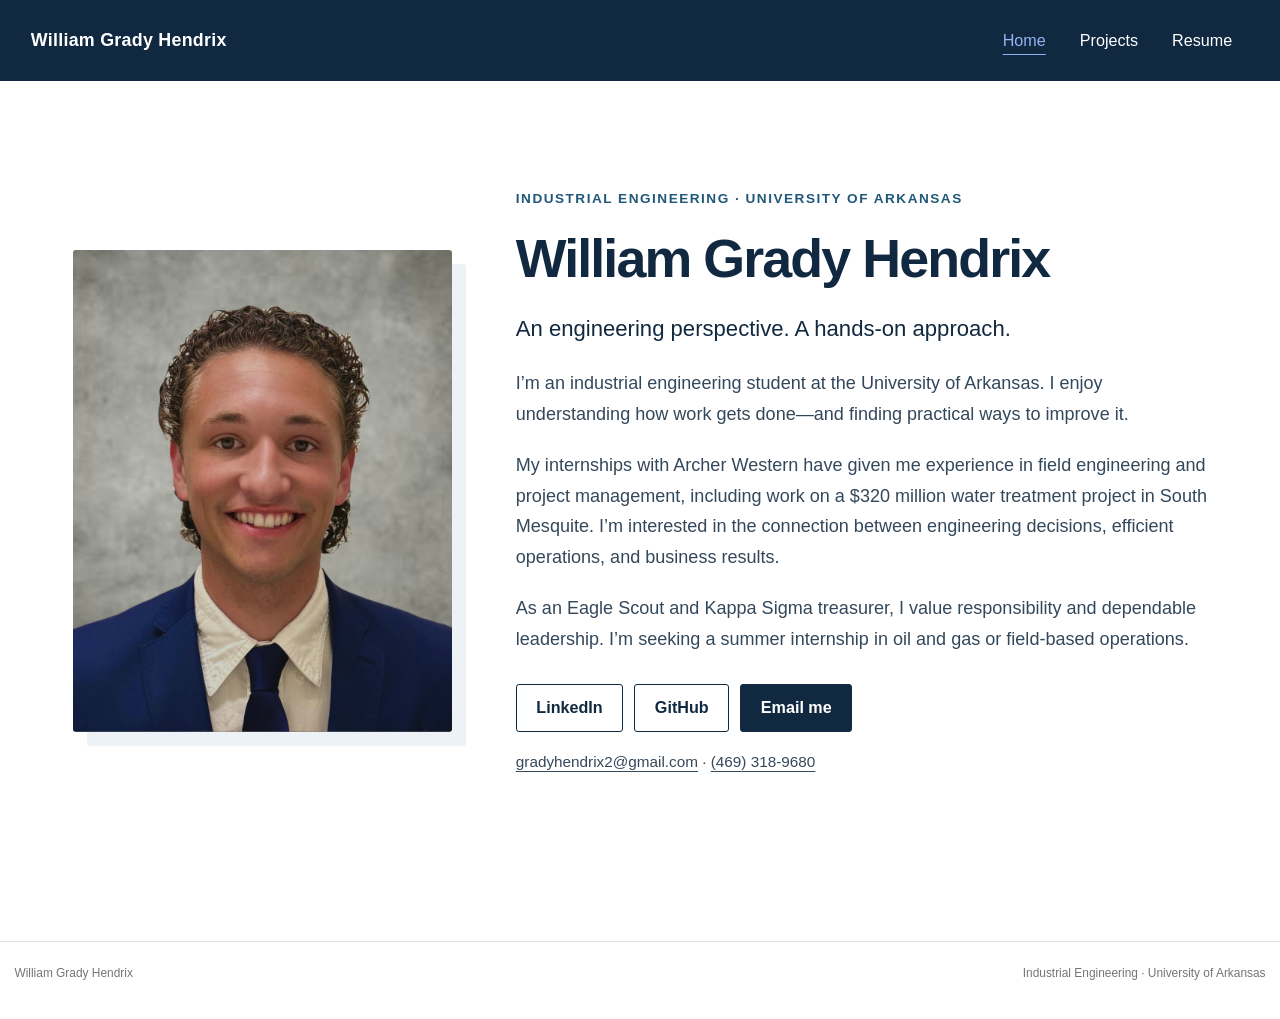
<file: docs/index.html>
<!DOCTYPE html>
<html xmlns="http://www.w3.org/1999/xhtml" lang="en" xml:lang="en"><head>

<meta charset="utf-8">
<meta name="generator" content="quarto-1.10.18">

<meta name="viewport" content="width=device-width, initial-scale=1.0, user-scalable=yes">


<title>William Grady Hendrix</title>
<style>
/* Default styles provided by pandoc.
** See https://pandoc.org/MANUAL.html#variables-for-html for config info.
*/
span.smallcaps{font-variant: small-caps;}
div.columns{display: flex; gap: 1.5em;}
div.column{flex: auto;}
@media screen {
div.columns{gap: min(4vw, 1.5em);}
div.column{overflow-x: auto;}
}
div.hanging-indent{margin-left: 1.5em; text-indent: -1.5em;}
ul.task-list{list-style: none;}
ul.task-list li input[type="checkbox"] {
  width: 0.8em;
  margin: 0 0.8em 0.2em -1em; /* quarto-specific, see https://github.com/quarto-dev/quarto-cli/issues/4556 */ 
  vertical-align: middle;
}
</style>


<script src="site_libs/quarto-nav/quarto-nav.js"></script>
<script src="site_libs/quarto-nav/headroom.min.js"></script>
<link href="./favicon.svg" rel="icon" type="image/svg+xml">
<script src="site_libs/clipboard/clipboard.min.js"></script>
<script src="site_libs/quarto-html/quarto.js" type="module"></script>
<script src="site_libs/quarto-html/tabsets/tabsets.js" type="module"></script>
<script src="site_libs/quarto-html/popper.min.js"></script>
<script src="site_libs/quarto-html/tippy.umd.min.js"></script>
<script src="site_libs/quarto-html/anchor.min.js"></script>
<link href="site_libs/quarto-html/tippy.css" rel="stylesheet">
<link href="site_libs/quarto-html/quarto-syntax-highlighting-64a204ab8560d761af7679ceaba22944.css" rel="stylesheet" id="quarto-text-highlighting-styles">
<script src="site_libs/bootstrap/bootstrap.min.js"></script>
<link href="site_libs/bootstrap/bootstrap-icons.css" rel="stylesheet">
<link href="site_libs/bootstrap/bootstrap-57083ecf1af0cb5a10634d39753d4e3d.min.css" rel="stylesheet" append-hash="true" id="quarto-bootstrap" data-mode="light">
<script id="quarto-search-options" type="application/json">{
  "language": {
    "search-no-results-text": "No results",
    "search-matching-documents-text": "matching documents",
    "search-copy-link-title": "Copy link to search",
    "search-hide-matches-text": "Hide additional matches",
    "search-more-match-text": "more match in this document",
    "search-more-matches-text": "more matches in this document",
    "search-clear-button-title": "Clear",
    "search-text-placeholder": "",
    "search-detached-cancel-button-title": "Cancel",
    "search-submit-button-title": "Submit",
    "search-label": "Search"
  }
}</script>


<link rel="stylesheet" href="styles.css">
</head>

<body class="nav-fixed quarto-light">

<div id="quarto-search-results"></div>
  <header id="quarto-header" class="headroom fixed-top">
    <nav class="navbar navbar-expand-lg " data-bs-theme="dark">
      <div class="navbar-container container-fluid">
      <div class="navbar-brand-container mx-auto">
    <a class="navbar-brand" href="./index.html">
    <span class="navbar-title">William Grady Hendrix</span>
    </a>
  </div>
          <button class="navbar-toggler" type="button" data-bs-toggle="collapse" data-bs-target="#navbarCollapse" aria-controls="navbarCollapse" role="menu" aria-expanded="false" aria-label="Toggle navigation" onclick="if (window.quartoToggleHeadroom) { window.quartoToggleHeadroom(); }">
  <span class="navbar-toggler-icon"></span>
</button>
          <div class="collapse navbar-collapse" id="navbarCollapse">
            <ul class="navbar-nav navbar-nav-scroll ms-auto">
  <li class="nav-item">
    <a class="nav-link active" href="./index.html" aria-current="page"> 
<span class="menu-text">Home</span></a>
  </li>  
  <li class="nav-item">
    <a class="nav-link" href="./projects.html"> 
<span class="menu-text">Projects</span></a>
  </li>  
  <li class="nav-item">
    <a class="nav-link" href="./resume.html"> 
<span class="menu-text">Resume</span></a>
  </li>  
</ul>
          </div> <!-- /navcollapse -->
            <div class="quarto-navbar-tools">
</div>
      </div> <!-- /container-fluid -->
    </nav>
</header>
<!-- content -->
<div id="quarto-content" class="quarto-container page-columns page-rows-contents page-layout-full page-navbar">
<!-- sidebar -->
<!-- margin-sidebar -->
    
<!-- main -->
<main class="content column-page" id="quarto-document-content"><header id="title-block-header" class="quarto-title-block"></header>




<div class="profile-hero">
<div class="profile-photo">
<p><img src="headshot.jpg" class="headshot" alt="William Grady Hendrix wearing a navy suit" width="1009" height="1280"></p>
</div>
<div class="profile-copy">
<p><span class="eyebrow">INDUSTRIAL ENGINEERING · UNIVERSITY OF ARKANSAS</span></p>
<section id="william-grady-hendrix" class="level1">
<h1>William Grady Hendrix</h1>
<p><span class="intro-line">An engineering perspective. A hands-on approach.</span></p>
<p>I’m an industrial engineering student at the University of Arkansas. I enjoy understanding how work gets done—and finding practical ways to improve it.</p>
<p>My internships with Archer Western have given me experience in field engineering and project management, including work on a $320 million water treatment project in South Mesquite. I’m interested in the connection between engineering decisions, efficient operations, and business results.</p>
<p>As an Eagle Scout and Kappa Sigma treasurer, I value responsibility and dependable leadership. I’m seeking a summer internship in oil and gas or field-based operations.</p>
<div class="contact-links">
<p><a href="https://www.linkedin.com/in/grady-hendrix-690872351" class="contact-link">LinkedIn</a> <a href="https://github.com/SwissCheeseIsHoly" class="contact-link">GitHub</a> <a href="mailto:gradyhendrix2@gmail.com" class="contact-link primary-link">Email me</a></p>
</div>
<div class="contact-details">
<p><a href="mailto:gradyhendrix2@gmail.com">gradyhendrix2@gmail.com</a> · <a href="tel:+14693189680">(469) 318-9680</a></p>
</div>
</section>
</div>
</div>



</main> <!-- /main -->
<script id="quarto-html-after-body" type="application/javascript">
  window.document.addEventListener("DOMContentLoaded", function (event) {
    const icon = "";
    const anchorJS = new window.AnchorJS();
    anchorJS.options = {
      placement: 'right',
      icon: icon
    };
    anchorJS.add('.anchored');
    const isCodeAnnotation = (el) => {
      for (const clz of el.classList) {
        if (clz.startsWith('code-annotation-')) {                     
          return true;
        }
      }
      return false;
    }
    const onCopySuccess = function(e) {
      // button target
      const button = e.trigger;
      // don't keep focus
      button.blur();
      // flash "checked"
      button.classList.add('code-copy-button-checked');
      var currentTitle = button.getAttribute("title");
      button.setAttribute("title", "Copied!");
      let tooltip;
      if (window.bootstrap) {
        button.setAttribute("data-bs-toggle", "tooltip");
        button.setAttribute("data-bs-placement", "left");
        button.setAttribute("data-bs-title", "Copied!");
        tooltip = new bootstrap.Tooltip(button, 
          { trigger: "manual", 
            customClass: "code-copy-button-tooltip",
            offset: [0, -8]});
        tooltip.show();    
      }
      setTimeout(function() {
        if (tooltip) {
          tooltip.hide();
          button.removeAttribute("data-bs-title");
          button.removeAttribute("data-bs-toggle");
          button.removeAttribute("data-bs-placement");
        }
        button.setAttribute("title", currentTitle);
        button.classList.remove('code-copy-button-checked');
      }, 1000);
      // clear code selection
      e.clearSelection();
    }
    const getTextToCopy = function(trigger) {
      const outerScaffold = trigger.parentElement.cloneNode(true);
      const codeEl = outerScaffold.querySelector('code');
      for (const childEl of codeEl.children) {
        if (isCodeAnnotation(childEl)) {
          childEl.remove();
        }
      }
      return codeEl.innerText;
    }
    const clipboard = new window.ClipboardJS('.code-copy-button:not([data-in-quarto-modal])', {
      text: getTextToCopy
    });
    clipboard.on('success', onCopySuccess);
    if (window.document.getElementById('quarto-embedded-source-code-modal')) {
      const clipboardModal = new window.ClipboardJS('.code-copy-button[data-in-quarto-modal]', {
        text: getTextToCopy,
        container: window.document.getElementById('quarto-embedded-source-code-modal')
      });
      clipboardModal.on('success', onCopySuccess);
    }
      var localhostRegex = new RegExp(/^(?:http|https):\/\/localhost\:?[0-9]*\//);
      var mailtoRegex = new RegExp(/^mailto:/);
        var filterRegex = new RegExp('/' + window.location.host + '/');
      var isInternal = (href) => {
          return filterRegex.test(href) || localhostRegex.test(href) || mailtoRegex.test(href);
      }
      // Inspect non-navigation links and adorn them if external
     var links = window.document.querySelectorAll('a[href]:not(.nav-link):not(.navbar-brand):not(.toc-action):not(.sidebar-link):not(.sidebar-item-toggle):not(.pagination-link):not(.no-external):not([aria-hidden]):not(.dropdown-item):not(.quarto-navigation-tool):not(.about-link)');
      for (var i=0; i<links.length; i++) {
        const link = links[i];
        if (!isInternal(link.href)) {
          // undo the damage that might have been done by quarto-nav.js in the case of
          // links that we want to consider external
          if (link.dataset.originalHref !== undefined) {
            link.href = link.dataset.originalHref;
          }
        }
      }
    function tippyHover(el, contentFn, onTriggerFn, onUntriggerFn) {
      const config = {
        allowHTML: true,
        maxWidth: 500,
        delay: 100,
        arrow: false,
        appendTo: function(el) {
            return el.parentElement;
        },
        interactive: true,
        interactiveBorder: 10,
        theme: 'quarto',
        placement: 'bottom-start',
      };
      if (contentFn) {
        config.content = contentFn;
      }
      if (onTriggerFn) {
        config.onTrigger = onTriggerFn;
      }
      if (onUntriggerFn) {
        config.onUntrigger = onUntriggerFn;
      }
      window.tippy(el, config); 
    }
    const noterefs = window.document.querySelectorAll('a[role="doc-noteref"]');
    for (var i=0; i<noterefs.length; i++) {
      const ref = noterefs[i];
      tippyHover(ref, function() {
        // use id or data attribute instead here
        let href = ref.getAttribute('data-footnote-href') || ref.getAttribute('href');
        try { href = new URL(href).hash; } catch {}
        const id = href.replace(/^#\/?/, "");
        const note = window.document.getElementById(id);
        if (note) {
          return note.innerHTML;
        } else {
          return "";
        }
      });
    }
    const xrefs = window.document.querySelectorAll('a.quarto-xref');
    const processXRef = (id, note) => {
      // Strip column container classes
      const stripColumnClz = (el) => {
        el.classList.remove("page-full", "page-columns");
        if (el.children) {
          for (const child of el.children) {
            stripColumnClz(child);
          }
        }
      }
      stripColumnClz(note)
      if (id === null || id.startsWith('sec-')) {
        // Special case sections, only their first couple elements
        const container = document.createElement("div");
        if (note.children && note.children.length > 2) {
          container.appendChild(note.children[0].cloneNode(true));
          for (let i = 1; i < note.children.length; i++) {
            const child = note.children[i];
            if (child.tagName === "P" && child.innerText === "") {
              continue;
            } else {
              container.appendChild(child.cloneNode(true));
              break;
            }
          }
          if (window.Quarto?.typesetMath) {
            window.Quarto.typesetMath(container);
          }
          return container.innerHTML
        } else {
          if (window.Quarto?.typesetMath) {
            window.Quarto.typesetMath(note);
          }
          return note.innerHTML;
        }
      } else {
        // Remove any anchor links if they are present
        const anchorLink = note.querySelector('a.anchorjs-link');
        if (anchorLink) {
          anchorLink.remove();
        }
        if (window.Quarto?.typesetMath) {
          window.Quarto.typesetMath(note);
        }
        if (note.classList.contains("callout")) {
          return note.outerHTML;
        } else {
          return note.innerHTML;
        }
      }
    }
    for (var i=0; i<xrefs.length; i++) {
      const xref = xrefs[i];
      tippyHover(xref, undefined, function(instance) {
        instance.disable();
        let url = xref.getAttribute('href');
        let hash = undefined; 
        if (url.startsWith('#')) {
          hash = url;
        } else {
          try { hash = new URL(url).hash; } catch {}
        }
        if (hash) {
          const id = hash.replace(/^#\/?/, "");
          const note = window.document.getElementById(id);
          if (note !== null) {
            try {
              const html = processXRef(id, note.cloneNode(true));
              instance.setContent(html);
            } finally {
              instance.enable();
              instance.show();
            }
          } else {
            // See if we can fetch this
            fetch(url.split('#')[0])
            .then(res => res.text())
            .then(html => {
              const parser = new DOMParser();
              const htmlDoc = parser.parseFromString(html, "text/html");
              const note = htmlDoc.getElementById(id);
              if (note !== null) {
                const html = processXRef(id, note);
                instance.setContent(html);
              } 
            }).finally(() => {
              instance.enable();
              instance.show();
            });
          }
        } else {
          // See if we can fetch a full url (with no hash to target)
          // This is a special case and we should probably do some content thinning / targeting
          fetch(url)
          .then(res => res.text())
          .then(html => {
            const parser = new DOMParser();
            const htmlDoc = parser.parseFromString(html, "text/html");
            const note = htmlDoc.querySelector('main.content');
            if (note !== null) {
              // This should only happen for chapter cross references
              // (since there is no id in the URL)
              // remove the first header
              if (note.children.length > 0 && note.children[0].tagName === "HEADER") {
                note.children[0].remove();
              }
              const html = processXRef(null, note);
              instance.setContent(html);
            } 
          }).finally(() => {
            instance.enable();
            instance.show();
          });
        }
      }, function(instance) {
      });
    }
        let selectedAnnoteEl;
        const selectorForAnnotation = ( cell, annotation) => {
          let cellAttr = 'data-code-cell="' + cell + '"';
          let lineAttr = 'data-code-annotation="' +  annotation + '"';
          const selector = 'span[' + cellAttr + '][' + lineAttr + ']';
          return selector;
        }
        const selectCodeLines = (annoteEl) => {
          const doc = window.document;
          const targetCell = annoteEl.getAttribute("data-target-cell");
          const targetAnnotation = annoteEl.getAttribute("data-target-annotation");
          const annoteSpan = window.document.querySelector(selectorForAnnotation(targetCell, targetAnnotation));
          const lines = annoteSpan.getAttribute("data-code-lines").split(",");
          const lineIds = lines.map((line) => {
            return targetCell + "-" + line;
          })
          let top = null;
          let height = null;
          let parent = null;
          if (lineIds.length > 0) {
              //compute the position of the single el (top and bottom and make a div)
              const el = window.document.getElementById(lineIds[0]);
              top = el.offsetTop;
              height = el.offsetHeight;
              parent = el.parentElement.parentElement;
            if (lineIds.length > 1) {
              const lastEl = window.document.getElementById(lineIds[lineIds.length - 1]);
              const bottom = lastEl.offsetTop + lastEl.offsetHeight;
              height = bottom - top;
            }
            if (top !== null && height !== null && parent !== null) {
              // cook up a div (if necessary) and position it 
              let div = window.document.getElementById("code-annotation-line-highlight");
              if (div === null) {
                div = window.document.createElement("div");
                div.setAttribute("id", "code-annotation-line-highlight");
                div.style.position = 'absolute';
                parent.appendChild(div);
              }
              div.style.top = top - 2 + "px";
              div.style.height = height + 4 + "px";
              div.style.left = 0;
              let gutterDiv = window.document.getElementById("code-annotation-line-highlight-gutter");
              if (gutterDiv === null) {
                gutterDiv = window.document.createElement("div");
                gutterDiv.setAttribute("id", "code-annotation-line-highlight-gutter");
                gutterDiv.style.position = 'absolute';
                const codeCell = window.document.getElementById(targetCell);
                const gutter = codeCell.querySelector('.code-annotation-gutter');
                gutter.appendChild(gutterDiv);
              }
              gutterDiv.style.top = top - 2 + "px";
              gutterDiv.style.height = height + 4 + "px";
            }
            selectedAnnoteEl = annoteEl;
          }
        };
        const unselectCodeLines = () => {
          const elementsIds = ["code-annotation-line-highlight", "code-annotation-line-highlight-gutter"];
          elementsIds.forEach((elId) => {
            const div = window.document.getElementById(elId);
            if (div) {
              div.remove();
            }
          });
          selectedAnnoteEl = undefined;
        };
          // Handle positioning of the toggle
      window.addEventListener(
        "resize",
        throttle(() => {
          elRect = undefined;
          if (selectedAnnoteEl) {
            selectCodeLines(selectedAnnoteEl);
          }
        }, 10)
      );
      function throttle(fn, ms) {
      let throttle = false;
      let timer;
        return (...args) => {
          if(!throttle) { // first call gets through
              fn.apply(this, args);
              throttle = true;
          } else { // all the others get throttled
              if(timer) clearTimeout(timer); // cancel #2
              timer = setTimeout(() => {
                fn.apply(this, args);
                timer = throttle = false;
              }, ms);
          }
        };
      }
        // Attach click handler to the DT
        const annoteDls = window.document.querySelectorAll('dt[data-target-cell]');
        for (const annoteDlNode of annoteDls) {
          annoteDlNode.addEventListener('click', (event) => {
            const clickedEl = event.target;
            if (clickedEl !== selectedAnnoteEl) {
              unselectCodeLines();
              const activeEl = window.document.querySelector('dt[data-target-cell].code-annotation-active');
              if (activeEl) {
                activeEl.classList.remove('code-annotation-active');
              }
              selectCodeLines(clickedEl);
              clickedEl.classList.add('code-annotation-active');
            } else {
              // Unselect the line
              unselectCodeLines();
              clickedEl.classList.remove('code-annotation-active');
            }
          });
        }
    const findCites = (el) => {
      const parentEl = el.parentElement;
      if (parentEl) {
        const cites = parentEl.dataset.cites;
        if (cites) {
          return {
            el,
            cites: cites.split(' ')
          };
        } else {
          return findCites(el.parentElement)
        }
      } else {
        return undefined;
      }
    };
    var bibliorefs = window.document.querySelectorAll('a[role="doc-biblioref"]');
    for (var i=0; i<bibliorefs.length; i++) {
      const ref = bibliorefs[i];
      const citeInfo = findCites(ref);
      if (citeInfo) {
        tippyHover(citeInfo.el, function() {
          var popup = window.document.createElement('div');
          citeInfo.cites.forEach(function(cite) {
            var citeDiv = window.document.createElement('div');
            citeDiv.classList.add('hanging-indent');
            citeDiv.classList.add('csl-entry');
            var biblioDiv = window.document.getElementById('ref-' + cite);
            if (biblioDiv) {
              citeDiv.innerHTML = biblioDiv.innerHTML;
            }
            popup.appendChild(citeDiv);
          });
          return popup.innerHTML;
        });
      }
    }
  });
  </script>
</div> <!-- /content -->
<footer class="footer">
  <div class="nav-footer">
    <div class="nav-footer-left">
<p>William Grady Hendrix</p>
</div>   
    <div class="nav-footer-center">
      &nbsp;
    </div>
    <div class="nav-footer-right">
<p>Industrial Engineering · University of Arkansas</p>
</div>
  </div>
</footer>




</body></html>
</file>
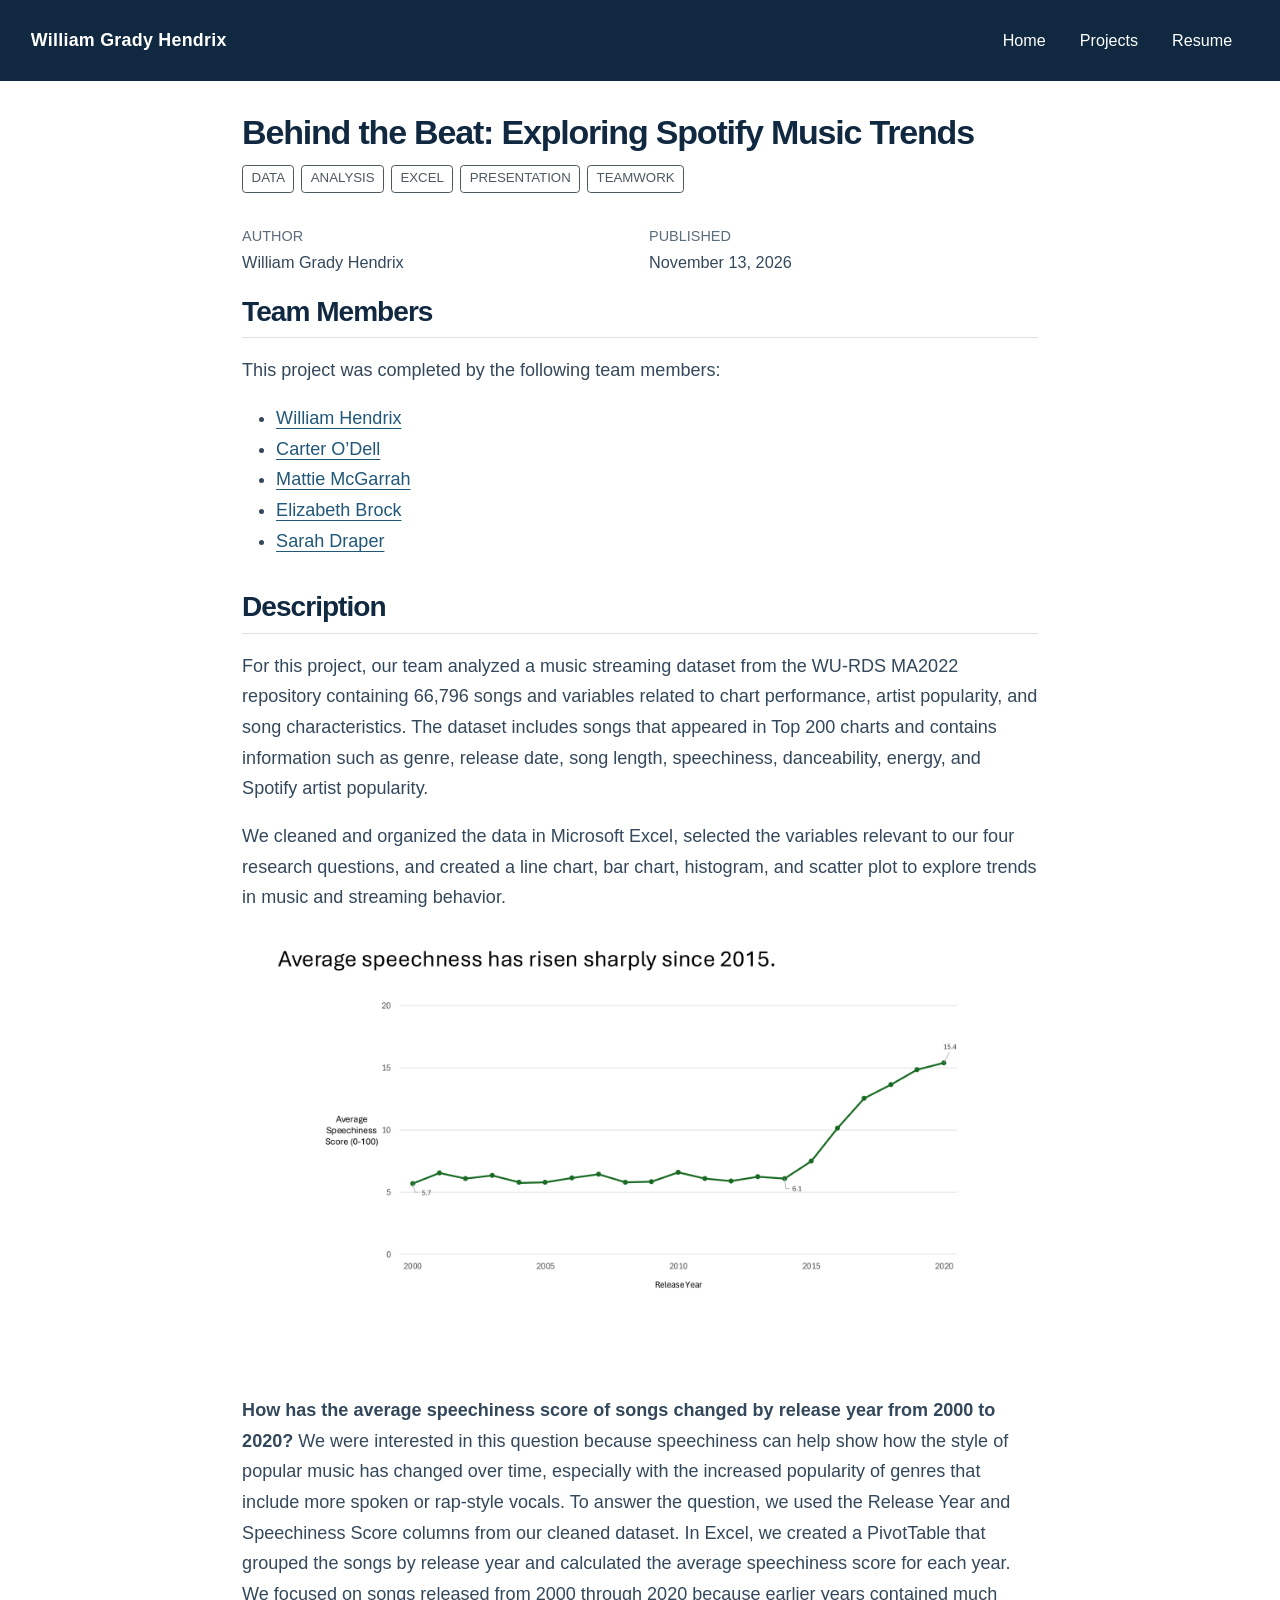
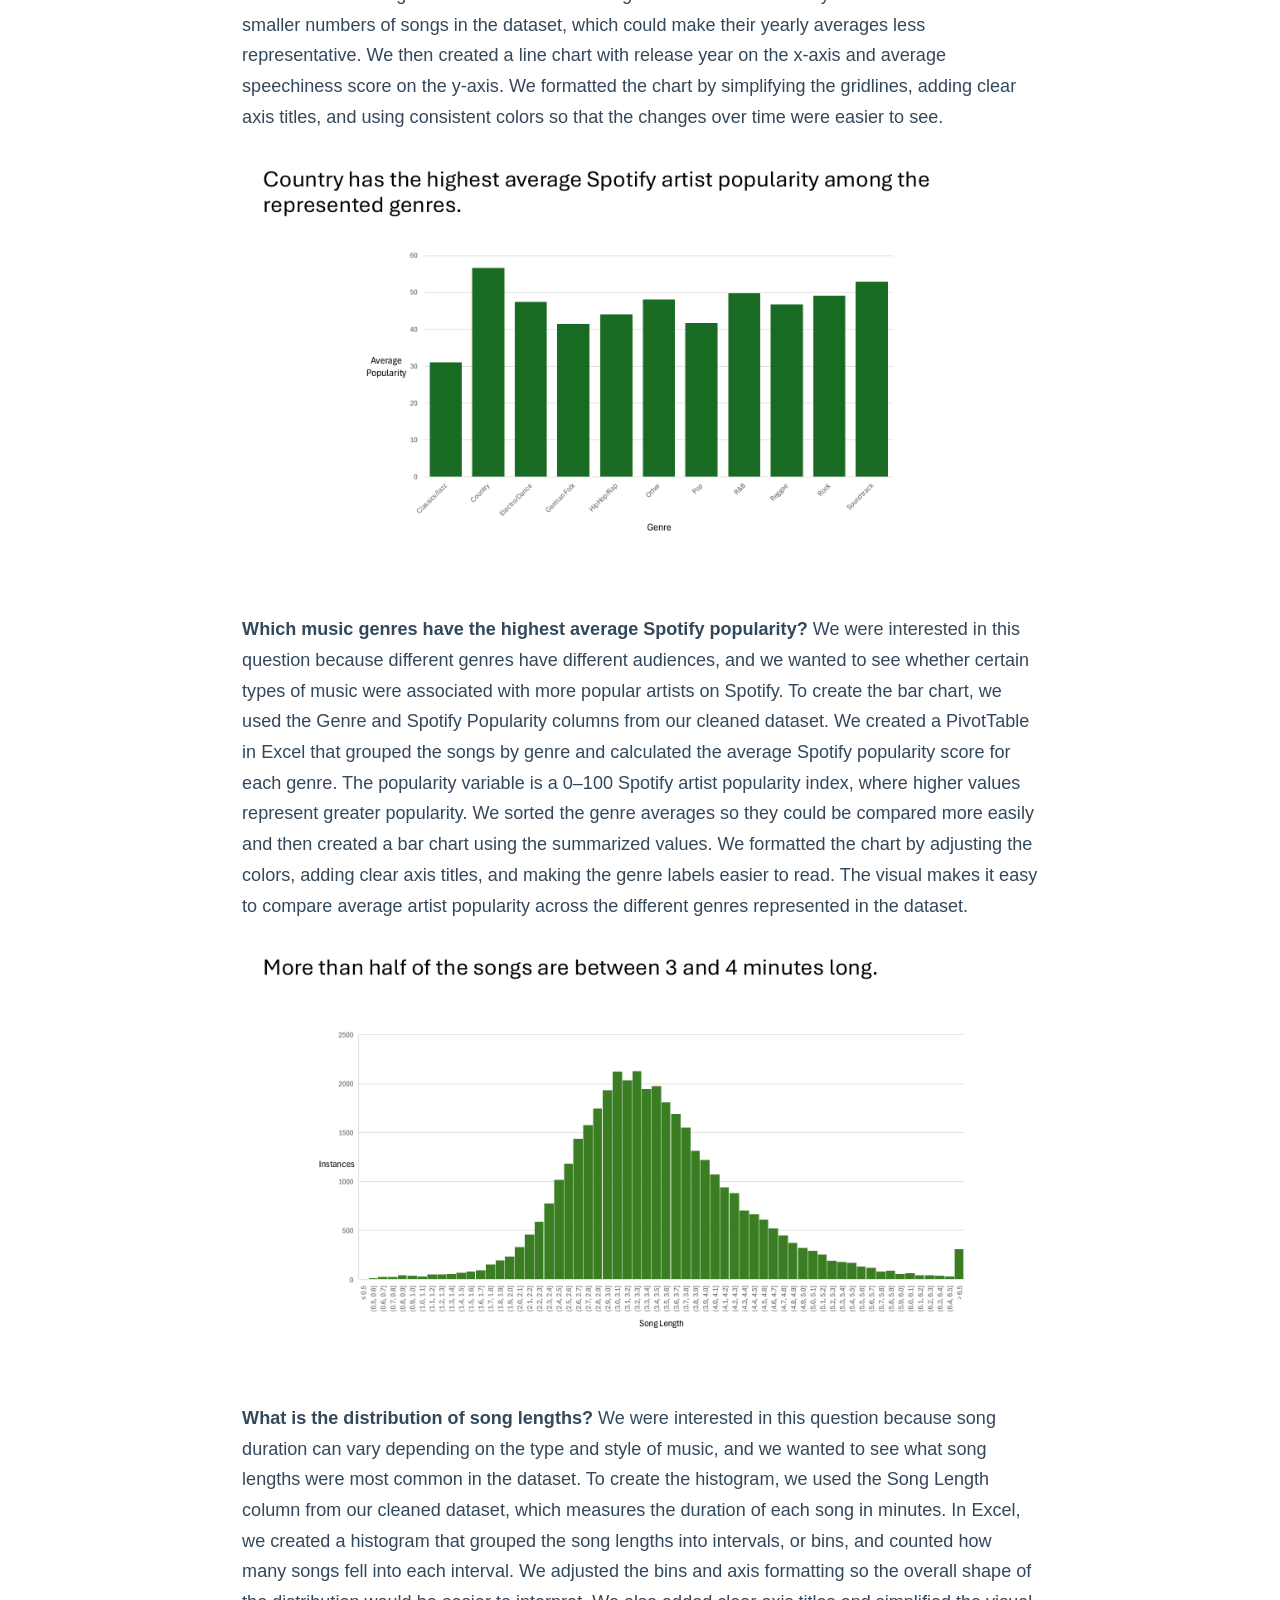
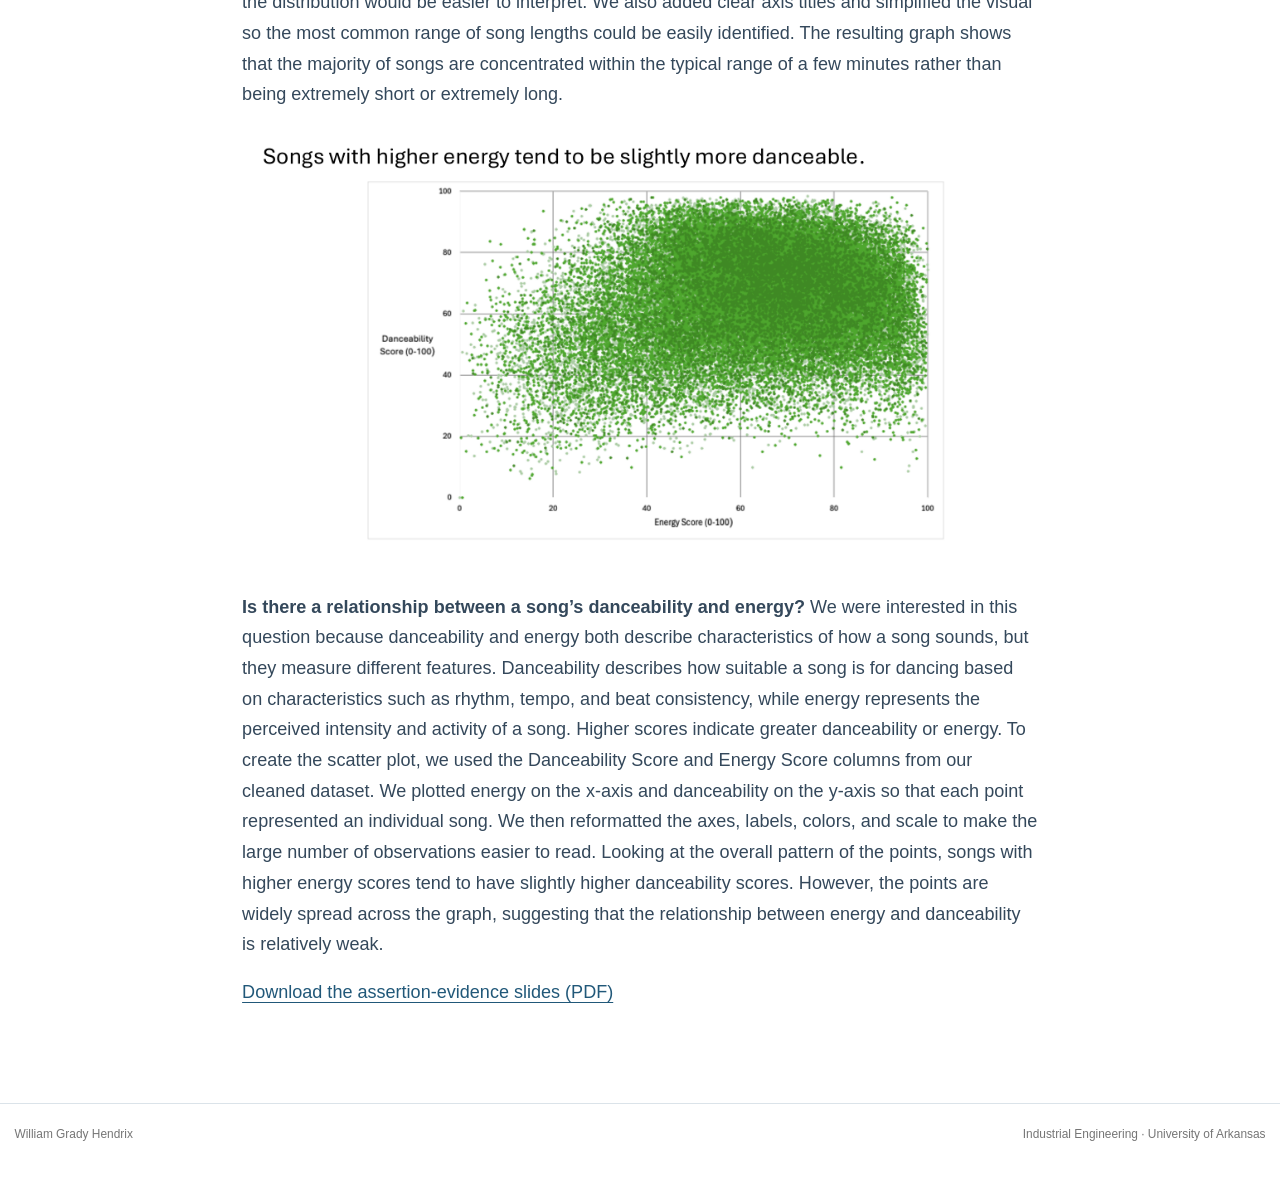
<file: docs/posts/data-visualization/index.html>
<!DOCTYPE html>
<html xmlns="http://www.w3.org/1999/xhtml" lang="en" xml:lang="en"><head>

<meta charset="utf-8">
<meta name="generator" content="quarto-1.10.19">

<meta name="viewport" content="width=device-width, initial-scale=1.0, user-scalable=yes">

<meta name="author" content="William Grady Hendrix">
<meta name="dcterms.date" content="2026-11-13">
<meta name="description" content="An Excel analysis of 66,796 songs exploring speechiness, artist popularity, song length, and the relationship between energy and danceability.">

<title>Behind the Beat: Exploring Spotify Music Trends – William Grady Hendrix</title>
<style>
/* Default styles provided by pandoc.
** See https://pandoc.org/MANUAL.html#variables-for-html for config info.
*/
span.smallcaps{font-variant: small-caps;}
div.columns{display: flex; gap: 1.5em;}
div.column{flex: auto;}
@media screen {
div.columns{gap: min(4vw, 1.5em);}
div.column{overflow-x: auto;}
}
div.hanging-indent{margin-left: 1.5em; text-indent: -1.5em;}
ul.task-list{list-style: none;}
ul.task-list li input[type="checkbox"] {
  width: 0.8em;
  margin: 0 0.8em 0.2em -1em; /* quarto-specific, see https://github.com/quarto-dev/quarto-cli/issues/4556 */ 
  vertical-align: middle;
}
</style>


<script src="../../site_libs/quarto-nav/quarto-nav.js"></script>
<script src="../../site_libs/quarto-nav/headroom.min.js"></script>
<link href="../../favicon.svg" rel="icon" type="image/svg+xml">
<script src="../../site_libs/clipboard/clipboard.min.js"></script>
<script src="../../site_libs/quarto-html/quarto.js" type="module"></script>
<script src="../../site_libs/quarto-html/tabsets/tabsets.js" type="module"></script>
<script src="../../site_libs/quarto-html/popper.min.js"></script>
<script src="../../site_libs/quarto-html/tippy.umd.min.js"></script>
<script src="../../site_libs/quarto-html/anchor.min.js"></script>
<link href="../../site_libs/quarto-html/tippy.css" rel="stylesheet">
<link href="../../site_libs/quarto-html/quarto-syntax-highlighting-bf27225e3a48a9273f3daa8f8e829971.css" rel="stylesheet" id="quarto-text-highlighting-styles">
<script src="../../site_libs/bootstrap/bootstrap.min.js"></script>
<link href="../../site_libs/bootstrap/bootstrap-icons.css" rel="stylesheet">
<link href="../../site_libs/bootstrap/bootstrap-0eec927a63037f3496f6ace731ed7050.min.css" rel="stylesheet" append-hash="true" id="quarto-bootstrap" data-mode="light">
<script id="quarto-search-options" type="application/json">{
  "language": {
    "search-no-results-text": "No results",
    "search-matching-documents-text": "matching documents",
    "search-copy-link-title": "Copy link to search",
    "search-hide-matches-text": "Hide additional matches",
    "search-more-match-text": "more match in this document",
    "search-more-matches-text": "more matches in this document",
    "search-clear-button-title": "Clear",
    "search-text-placeholder": "",
    "search-detached-cancel-button-title": "Cancel",
    "search-submit-button-title": "Submit",
    "search-label": "Search"
  }
}</script>


<link rel="stylesheet" href="../../styles.css">
<link rel="stylesheet" href="project.css">
</head>

<body class="nav-fixed fullcontent quarto-light">

<div id="quarto-search-results"></div>
  <header id="quarto-header" class="headroom fixed-top">
    <nav class="navbar navbar-expand-lg " data-bs-theme="dark">
      <div class="navbar-container container-fluid">
      <div class="navbar-brand-container mx-auto">
    <a class="navbar-brand" href="../../index.html">
    <span class="navbar-title">William Grady Hendrix</span>
    </a>
  </div>
          <button class="navbar-toggler" type="button" data-bs-toggle="collapse" data-bs-target="#navbarCollapse" aria-controls="navbarCollapse" role="menu" aria-expanded="false" aria-label="Toggle navigation" onclick="if (window.quartoToggleHeadroom) { window.quartoToggleHeadroom(); }">
  <span class="navbar-toggler-icon"></span>
</button>
          <div class="collapse navbar-collapse" id="navbarCollapse">
            <ul class="navbar-nav navbar-nav-scroll ms-auto">
  <li class="nav-item">
    <a class="nav-link" href="../../index.html"> 
<span class="menu-text">Home</span></a>
  </li>  
  <li class="nav-item">
    <a class="nav-link" href="../../projects.html"> 
<span class="menu-text">Projects</span></a>
  </li>  
  <li class="nav-item">
    <a class="nav-link" href="../../resume.html"> 
<span class="menu-text">Resume</span></a>
  </li>  
</ul>
          </div> <!-- /navcollapse -->
            <div class="quarto-navbar-tools">
</div>
      </div> <!-- /container-fluid -->
    </nav>
</header>
<!-- content -->
<div id="quarto-content" class="quarto-container page-columns page-rows-contents page-layout-article page-navbar">
<!-- sidebar -->
<!-- margin-sidebar -->
    
<!-- main -->
<main class="content" id="quarto-document-content">

<header id="title-block-header" class="quarto-title-block default">
<div class="quarto-title">
<h1 class="title">Behind the Beat: Exploring Spotify Music Trends</h1>
<p class="subtitle lead"><a href="resources/data.html" class="project-tab">Data</a> <a href="resources/analysis.html" class="project-tab">Analysis</a> <a href="resources/music-workbook.xlsx" class="project-tab">Excel</a> <a href="resources/music-presentation.pptx" class="project-tab">Presentation</a> <a href="resources/teamwork.html" class="project-tab">Teamwork</a></p>
</div>

<div>
  <div class="description">
    An Excel analysis of 66,796 songs exploring speechiness, artist popularity, song length, and the relationship between energy and danceability.
  </div>
</div>


<div class="quarto-title-meta">

    <div>
    <div class="quarto-title-meta-heading">Author</div>
    <div class="quarto-title-meta-contents">
             <p>William Grady Hendrix </p>
          </div>
  </div>
    
    <div>
    <div class="quarto-title-meta-heading">Published</div>
    <div class="quarto-title-meta-contents">
      <p class="date">November 13, 2026</p>
    </div>
  </div>
  
    
  </div>
  


</header>


<section id="team-members" class="level2">
<h2 class="anchored" data-anchor-id="team-members">Team Members</h2>
<p>This project was completed by the following team members:</p>
<ul>
<li><a href="https://swisscheeseisholy.github.io/">William Hendrix</a></li>
<li><a href="https://carter-s-o.github.io/">Carter O’Dell</a></li>
<li><a href="https://mattiemcgarrah.github.io/Mattie-McGarrah.github.io/">Mattie McGarrah</a></li>
<li><a href="https://elizabeth-diane.github.io/">Elizabeth Brock</a></li>
<li><a href="https://SarahDraper.github.io/">Sarah Draper</a></li>
</ul>
</section>
<section id="description" class="level2">
<h2 class="anchored" data-anchor-id="description">Description</h2>
<p>For this project, our team analyzed a music streaming dataset from the WU-RDS MA2022 repository containing 66,796 songs and variables related to chart performance, artist popularity, and song characteristics. The dataset includes songs that appeared in Top 200 charts and contains information such as genre, release date, song length, speechiness, danceability, energy, and Spotify artist popularity.</p>
<p>We cleaned and organized the data in Microsoft Excel, selected the variables relevant to our four research questions, and created a line chart, bar chart, histogram, and scatter plot to explore trends in music and streaming behavior.</p>
<p><img src="speechiness.png" class="img-fluid" style="width:100.0%" alt="Assertion-evidence slide: average speechiness has risen sharply since 2015. A line chart shows average speechiness by release year from 2000 to 2020."></p>
<p><strong>How has the average speechiness score of songs changed by release year from 2000 to 2020?</strong> We were interested in this question because speechiness can help show how the style of popular music has changed over time, especially with the increased popularity of genres that include more spoken or rap-style vocals. To answer the question, we used the Release Year and Speechiness Score columns from our cleaned dataset. In Excel, we created a PivotTable that grouped the songs by release year and calculated the average speechiness score for each year. We focused on songs released from 2000 through 2020 because earlier years contained much smaller numbers of songs in the dataset, which could make their yearly averages less representative. We then created a line chart with release year on the x-axis and average speechiness score on the y-axis. We formatted the chart by simplifying the gridlines, adding clear axis titles, and using consistent colors so that the changes over time were easier to see.</p>
<p><img src="popularity.png" class="img-fluid" style="width:100.0%" alt="Assertion-evidence slide: country has the highest average Spotify artist popularity among the represented genres. A bar chart compares average popularity across eleven genres."></p>
<p><strong>Which music genres have the highest average Spotify popularity?</strong> We were interested in this question because different genres have different audiences, and we wanted to see whether certain types of music were associated with more popular artists on Spotify. To create the bar chart, we used the Genre and Spotify Popularity columns from our cleaned dataset. We created a PivotTable in Excel that grouped the songs by genre and calculated the average Spotify popularity score for each genre. The popularity variable is a 0–100 Spotify artist popularity index, where higher values represent greater popularity. We sorted the genre averages so they could be compared more easily and then created a bar chart using the summarized values. We formatted the chart by adjusting the colors, adding clear axis titles, and making the genre labels easier to read. The visual makes it easy to compare average artist popularity across the different genres represented in the dataset.</p>
<p><img src="song-length.png" class="img-fluid" style="width:100.0%" alt="Assertion-evidence slide: more than half of the songs are between three and four minutes long. A histogram shows the distribution of song length."></p>
<p><strong>What is the distribution of song lengths?</strong> We were interested in this question because song duration can vary depending on the type and style of music, and we wanted to see what song lengths were most common in the dataset. To create the histogram, we used the Song Length column from our cleaned dataset, which measures the duration of each song in minutes. In Excel, we created a histogram that grouped the song lengths into intervals, or bins, and counted how many songs fell into each interval. We adjusted the bins and axis formatting so the overall shape of the distribution would be easier to interpret. We also added clear axis titles and simplified the visual so the most common range of song lengths could be easily identified. The resulting graph shows that the majority of songs are concentrated within the typical range of a few minutes rather than being extremely short or extremely long.</p>
<p><img src="energy-danceability.png" class="img-fluid" style="width:100.0%" alt="Assertion-evidence slide: songs with higher energy tend to be slightly more danceable. A scatter plot compares energy and danceability scores from zero to one hundred."></p>
<p><strong>Is there a relationship between a song’s danceability and energy?</strong> We were interested in this question because danceability and energy both describe characteristics of how a song sounds, but they measure different features. Danceability describes how suitable a song is for dancing based on characteristics such as rhythm, tempo, and beat consistency, while energy represents the perceived intensity and activity of a song. Higher scores indicate greater danceability or energy. To create the scatter plot, we used the Danceability Score and Energy Score columns from our cleaned dataset. We plotted energy on the x-axis and danceability on the y-axis so that each point represented an individual song. We then reformatted the axes, labels, colors, and scale to make the large number of observations easier to read. Looking at the overall pattern of the points, songs with higher energy scores tend to have slightly higher danceability scores. However, the points are widely spread across the graph, suggesting that the relationship between energy and danceability is relatively weak.</p>
<p><a href="music-slides.pdf">Download the assertion-evidence slides (PDF)</a></p>


</section>

</main> <!-- /main -->
<script id="quarto-html-after-body" type="application/javascript">
  window.document.addEventListener("DOMContentLoaded", function (event) {
    const icon = "";
    const anchorJS = new window.AnchorJS();
    anchorJS.options = {
      placement: 'right',
      icon: icon
    };
    anchorJS.add('.anchored');
    const isCodeAnnotation = (el) => {
      for (const clz of el.classList) {
        if (clz.startsWith('code-annotation-')) {                     
          return true;
        }
      }
      return false;
    }
    const onCopySuccess = function(e) {
      // button target
      const button = e.trigger;
      // don't keep focus
      button.blur();
      // flash "checked"
      button.classList.add('code-copy-button-checked');
      var currentTitle = button.getAttribute("title");
      button.setAttribute("title", "Copied!");
      let tooltip;
      if (window.bootstrap) {
        button.setAttribute("data-bs-toggle", "tooltip");
        button.setAttribute("data-bs-placement", "left");
        button.setAttribute("data-bs-title", "Copied!");
        tooltip = new bootstrap.Tooltip(button, 
          { trigger: "manual", 
            customClass: "code-copy-button-tooltip",
            offset: [0, -8]});
        tooltip.show();    
      }
      setTimeout(function() {
        if (tooltip) {
          tooltip.hide();
          button.removeAttribute("data-bs-title");
          button.removeAttribute("data-bs-toggle");
          button.removeAttribute("data-bs-placement");
        }
        button.setAttribute("title", currentTitle);
        button.classList.remove('code-copy-button-checked');
      }, 1000);
      // clear code selection
      e.clearSelection();
    }
    const getTextToCopy = function(trigger) {
      const outerScaffold = trigger.parentElement.cloneNode(true);
      const codeEl = outerScaffold.querySelector('code');
      for (const childEl of codeEl.children) {
        if (isCodeAnnotation(childEl)) {
          childEl.remove();
        }
      }
      return codeEl.innerText;
    }
    const clipboard = new window.ClipboardJS('.code-copy-button:not([data-in-quarto-modal])', {
      text: getTextToCopy
    });
    clipboard.on('success', onCopySuccess);
    if (window.document.getElementById('quarto-embedded-source-code-modal')) {
      const clipboardModal = new window.ClipboardJS('.code-copy-button[data-in-quarto-modal]', {
        text: getTextToCopy,
        container: window.document.getElementById('quarto-embedded-source-code-modal')
      });
      clipboardModal.on('success', onCopySuccess);
    }
      var localhostRegex = new RegExp(/^(?:http|https):\/\/localhost\:?[0-9]*\//);
      var mailtoRegex = new RegExp(/^mailto:/);
        var filterRegex = new RegExp('/' + window.location.host + '/');
      var isInternal = (href) => {
          return filterRegex.test(href) || localhostRegex.test(href) || mailtoRegex.test(href);
      }
      // Inspect non-navigation links and adorn them if external
     var links = window.document.querySelectorAll('a[href]:not(.nav-link):not(.navbar-brand):not(.toc-action):not(.sidebar-link):not(.sidebar-item-toggle):not(.pagination-link):not(.no-external):not([aria-hidden]):not(.dropdown-item):not(.quarto-navigation-tool):not(.about-link)');
      for (var i=0; i<links.length; i++) {
        const link = links[i];
        if (!isInternal(link.href)) {
          // undo the damage that might have been done by quarto-nav.js in the case of
          // links that we want to consider external
          if (link.dataset.originalHref !== undefined) {
            link.href = link.dataset.originalHref;
          }
        }
      }
    function tippyHover(el, contentFn, onTriggerFn, onUntriggerFn) {
      const config = {
        allowHTML: true,
        maxWidth: 500,
        delay: 100,
        arrow: false,
        appendTo: function(el) {
            return el.parentElement;
        },
        interactive: true,
        interactiveBorder: 10,
        theme: 'quarto',
        placement: 'bottom-start',
      };
      if (contentFn) {
        config.content = contentFn;
      }
      if (onTriggerFn) {
        config.onTrigger = onTriggerFn;
      }
      if (onUntriggerFn) {
        config.onUntrigger = onUntriggerFn;
      }
      window.tippy(el, config); 
    }
    const noterefs = window.document.querySelectorAll('a[role="doc-noteref"]');
    for (var i=0; i<noterefs.length; i++) {
      const ref = noterefs[i];
      tippyHover(ref, function() {
        // use id or data attribute instead here
        let href = ref.getAttribute('data-footnote-href') || ref.getAttribute('href');
        try { href = new URL(href).hash; } catch {}
        const id = href.replace(/^#\/?/, "");
        const note = window.document.getElementById(id);
        if (note) {
          return note.innerHTML;
        } else {
          return "";
        }
      });
    }
    const xrefs = window.document.querySelectorAll('a.quarto-xref');
    const processXRef = (id, note) => {
      // Strip column container classes
      const stripColumnClz = (el) => {
        el.classList.remove("page-full", "page-columns");
        if (el.children) {
          for (const child of el.children) {
            stripColumnClz(child);
          }
        }
      }
      stripColumnClz(note)
      if (id === null || id.startsWith('sec-')) {
        // Special case sections, only their first couple elements
        const container = document.createElement("div");
        if (note.children && note.children.length > 2) {
          container.appendChild(note.children[0].cloneNode(true));
          for (let i = 1; i < note.children.length; i++) {
            const child = note.children[i];
            if (child.tagName === "P" && child.innerText === "") {
              continue;
            } else {
              container.appendChild(child.cloneNode(true));
              break;
            }
          }
          if (window.Quarto?.typesetMath) {
            window.Quarto.typesetMath(container);
          }
          return container.innerHTML
        } else {
          if (window.Quarto?.typesetMath) {
            window.Quarto.typesetMath(note);
          }
          return note.innerHTML;
        }
      } else {
        // Remove any anchor links if they are present
        const anchorLink = note.querySelector('a.anchorjs-link');
        if (anchorLink) {
          anchorLink.remove();
        }
        if (window.Quarto?.typesetMath) {
          window.Quarto.typesetMath(note);
        }
        if (note.classList.contains("callout")) {
          return note.outerHTML;
        } else {
          return note.innerHTML;
        }
      }
    }
    for (var i=0; i<xrefs.length; i++) {
      const xref = xrefs[i];
      tippyHover(xref, undefined, function(instance) {
        instance.disable();
        let url = xref.getAttribute('href');
        let hash = undefined; 
        if (url.startsWith('#')) {
          hash = url;
        } else {
          try { hash = new URL(url).hash; } catch {}
        }
        if (hash) {
          const id = hash.replace(/^#\/?/, "");
          const note = window.document.getElementById(id);
          if (note !== null) {
            try {
              const html = processXRef(id, note.cloneNode(true));
              instance.setContent(html);
            } finally {
              instance.enable();
              instance.show();
            }
          } else {
            // See if we can fetch this
            fetch(url.split('#')[0])
            .then(res => res.text())
            .then(html => {
              const parser = new DOMParser();
              const htmlDoc = parser.parseFromString(html, "text/html");
              const note = htmlDoc.getElementById(id);
              if (note !== null) {
                const html = processXRef(id, note);
                instance.setContent(html);
              } 
            }).finally(() => {
              instance.enable();
              instance.show();
            });
          }
        } else {
          // See if we can fetch a full url (with no hash to target)
          // This is a special case and we should probably do some content thinning / targeting
          fetch(url)
          .then(res => res.text())
          .then(html => {
            const parser = new DOMParser();
            const htmlDoc = parser.parseFromString(html, "text/html");
            const note = htmlDoc.querySelector('main.content');
            if (note !== null) {
              // This should only happen for chapter cross references
              // (since there is no id in the URL)
              // remove the first header
              if (note.children.length > 0 && note.children[0].tagName === "HEADER") {
                note.children[0].remove();
              }
              const html = processXRef(null, note);
              instance.setContent(html);
            } 
          }).finally(() => {
            instance.enable();
            instance.show();
          });
        }
      }, function(instance) {
      });
    }
        let selectedAnnoteEl;
        const selectorForAnnotation = ( cell, annotation) => {
          let cellAttr = 'data-code-cell="' + cell + '"';
          let lineAttr = 'data-code-annotation="' +  annotation + '"';
          const selector = 'span[' + cellAttr + '][' + lineAttr + ']';
          return selector;
        }
        const selectCodeLines = (annoteEl) => {
          const doc = window.document;
          const targetCell = annoteEl.getAttribute("data-target-cell");
          const targetAnnotation = annoteEl.getAttribute("data-target-annotation");
          const annoteSpan = window.document.querySelector(selectorForAnnotation(targetCell, targetAnnotation));
          const lines = annoteSpan.getAttribute("data-code-lines").split(",");
          const lineIds = lines.map((line) => {
            return targetCell + "-" + line;
          })
          let top = null;
          let height = null;
          let parent = null;
          if (lineIds.length > 0) {
              //compute the position of the single el (top and bottom and make a div)
              const el = window.document.getElementById(lineIds[0]);
              top = el.offsetTop;
              height = el.offsetHeight;
              parent = el.parentElement.parentElement;
            if (lineIds.length > 1) {
              const lastEl = window.document.getElementById(lineIds[lineIds.length - 1]);
              const bottom = lastEl.offsetTop + lastEl.offsetHeight;
              height = bottom - top;
            }
            if (top !== null && height !== null && parent !== null) {
              // cook up a div (if necessary) and position it 
              let div = window.document.getElementById("code-annotation-line-highlight");
              if (div === null) {
                div = window.document.createElement("div");
                div.setAttribute("id", "code-annotation-line-highlight");
                div.style.position = 'absolute';
                parent.appendChild(div);
              }
              div.style.top = top - 2 + "px";
              div.style.height = height + 4 + "px";
              div.style.left = 0;
              let gutterDiv = window.document.getElementById("code-annotation-line-highlight-gutter");
              if (gutterDiv === null) {
                gutterDiv = window.document.createElement("div");
                gutterDiv.setAttribute("id", "code-annotation-line-highlight-gutter");
                gutterDiv.style.position = 'absolute';
                const codeCell = window.document.getElementById(targetCell);
                const gutter = codeCell.querySelector('.code-annotation-gutter');
                gutter.appendChild(gutterDiv);
              }
              gutterDiv.style.top = top - 2 + "px";
              gutterDiv.style.height = height + 4 + "px";
            }
            selectedAnnoteEl = annoteEl;
          }
        };
        const unselectCodeLines = () => {
          const elementsIds = ["code-annotation-line-highlight", "code-annotation-line-highlight-gutter"];
          elementsIds.forEach((elId) => {
            const div = window.document.getElementById(elId);
            if (div) {
              div.remove();
            }
          });
          selectedAnnoteEl = undefined;
        };
          // Handle positioning of the toggle
      window.addEventListener(
        "resize",
        throttle(() => {
          elRect = undefined;
          if (selectedAnnoteEl) {
            selectCodeLines(selectedAnnoteEl);
          }
        }, 10)
      );
      function throttle(fn, ms) {
      let throttle = false;
      let timer;
        return (...args) => {
          if(!throttle) { // first call gets through
              fn.apply(this, args);
              throttle = true;
          } else { // all the others get throttled
              if(timer) clearTimeout(timer); // cancel #2
              timer = setTimeout(() => {
                fn.apply(this, args);
                timer = throttle = false;
              }, ms);
          }
        };
      }
        // Attach click handler to the DT
        const annoteDls = window.document.querySelectorAll('dt[data-target-cell]');
        for (const annoteDlNode of annoteDls) {
          annoteDlNode.addEventListener('click', (event) => {
            const clickedEl = event.target;
            if (clickedEl !== selectedAnnoteEl) {
              unselectCodeLines();
              const activeEl = window.document.querySelector('dt[data-target-cell].code-annotation-active');
              if (activeEl) {
                activeEl.classList.remove('code-annotation-active');
              }
              selectCodeLines(clickedEl);
              clickedEl.classList.add('code-annotation-active');
            } else {
              // Unselect the line
              unselectCodeLines();
              clickedEl.classList.remove('code-annotation-active');
            }
          });
        }
    const findCites = (el) => {
      const parentEl = el.parentElement;
      if (parentEl) {
        const cites = parentEl.dataset.cites;
        if (cites) {
          return {
            el,
            cites: cites.split(' ')
          };
        } else {
          return findCites(el.parentElement)
        }
      } else {
        return undefined;
      }
    };
    var bibliorefs = window.document.querySelectorAll('a[role="doc-biblioref"]');
    for (var i=0; i<bibliorefs.length; i++) {
      const ref = bibliorefs[i];
      const citeInfo = findCites(ref);
      if (citeInfo) {
        tippyHover(citeInfo.el, function() {
          var popup = window.document.createElement('div');
          citeInfo.cites.forEach(function(cite) {
            var citeDiv = window.document.createElement('div');
            citeDiv.classList.add('hanging-indent');
            citeDiv.classList.add('csl-entry');
            var biblioDiv = window.document.getElementById('ref-' + cite);
            if (biblioDiv) {
              citeDiv.innerHTML = biblioDiv.innerHTML;
            }
            popup.appendChild(citeDiv);
          });
          return popup.innerHTML;
        });
      }
    }
  });
  </script>
</div> <!-- /content -->
<footer class="footer">
  <div class="nav-footer">
    <div class="nav-footer-left">
<p>William Grady Hendrix</p>
</div>   
    <div class="nav-footer-center">
      &nbsp;
    </div>
    <div class="nav-footer-right">
<p>Industrial Engineering · University of Arkansas</p>
</div>
  </div>
</footer>




</body></html>
</file>
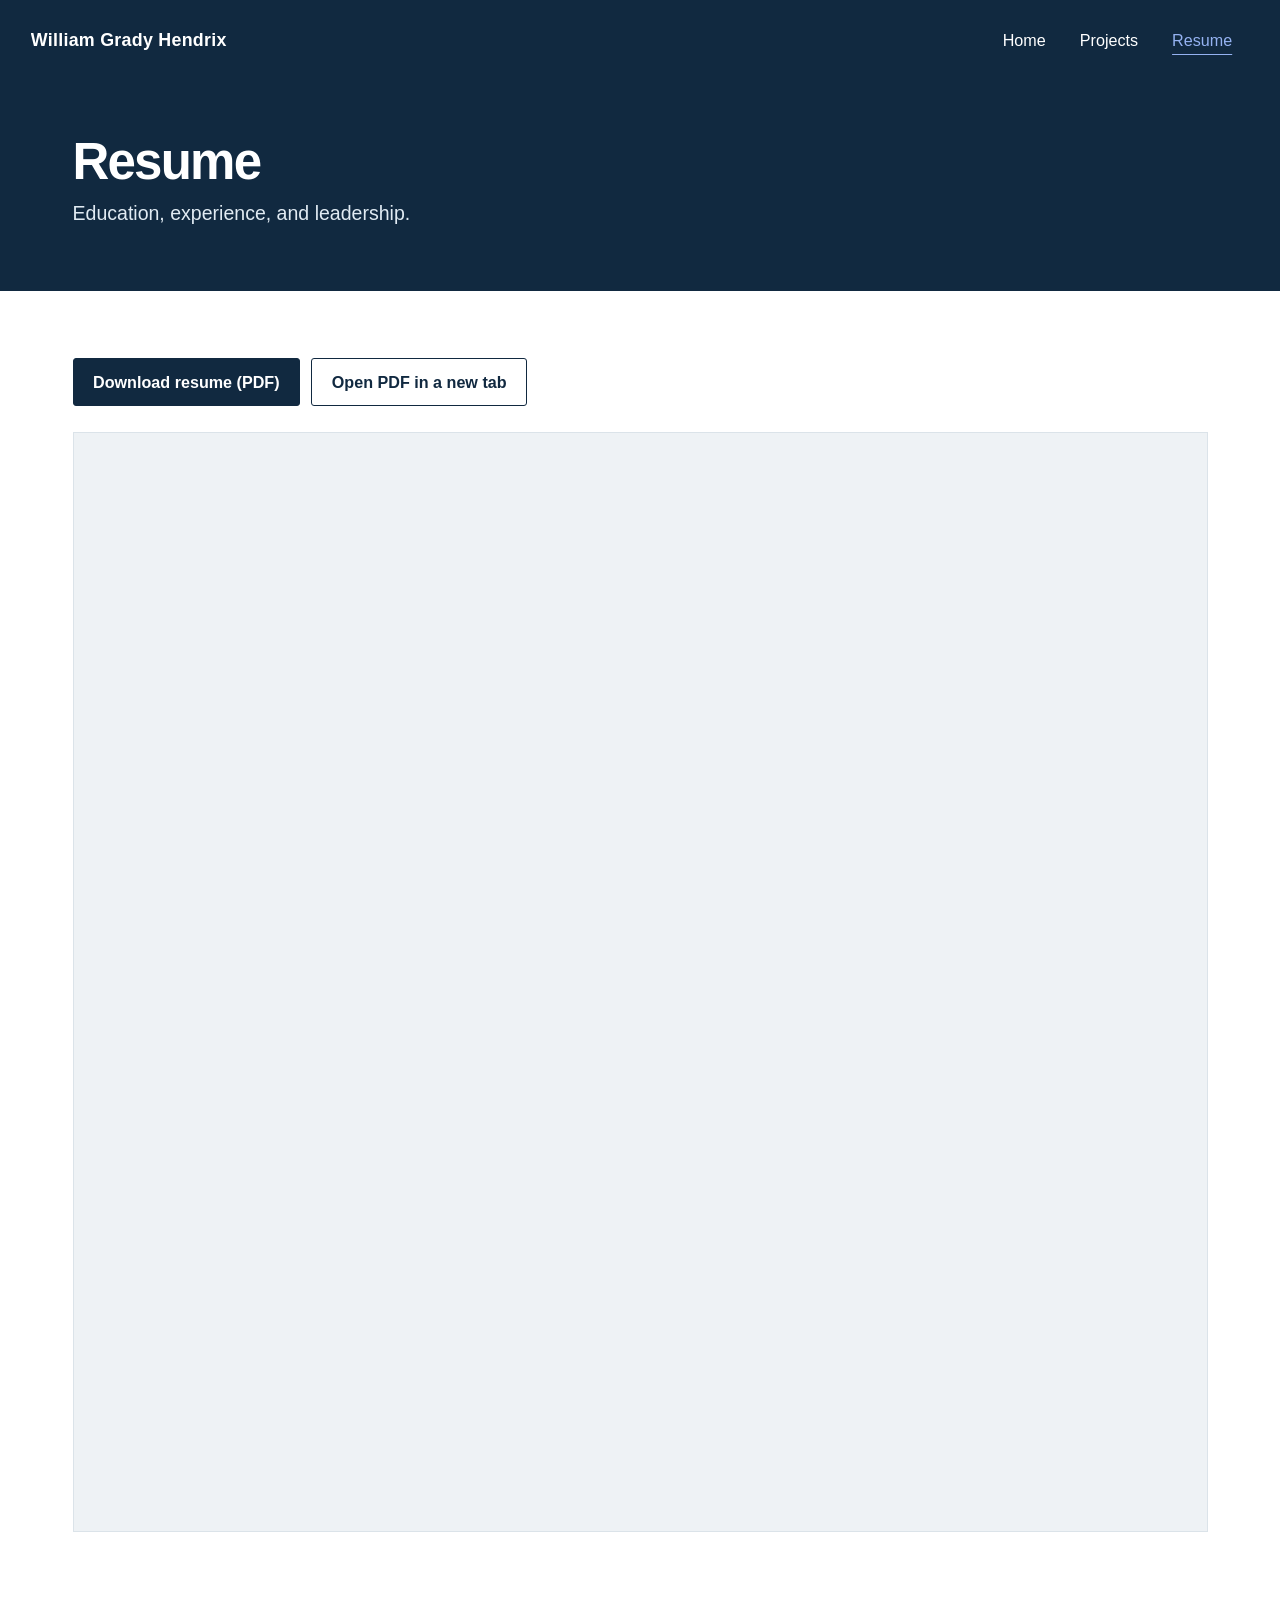
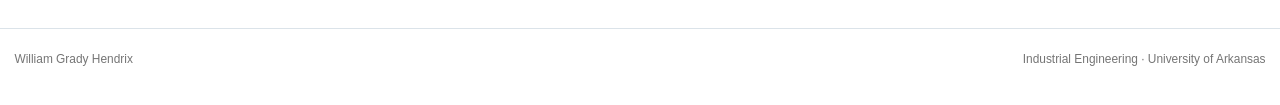
<file: docs/resume.html>
<!DOCTYPE html>
<html xmlns="http://www.w3.org/1999/xhtml" lang="en" xml:lang="en"><head>

<meta charset="utf-8">
<meta name="generator" content="quarto-1.10.18">

<meta name="viewport" content="width=device-width, initial-scale=1.0, user-scalable=yes">


<title>Resume – William Grady Hendrix</title>
<style>
/* Default styles provided by pandoc.
** See https://pandoc.org/MANUAL.html#variables-for-html for config info.
*/
span.smallcaps{font-variant: small-caps;}
div.columns{display: flex; gap: 1.5em;}
div.column{flex: auto;}
@media screen {
div.columns{gap: min(4vw, 1.5em);}
div.column{overflow-x: auto;}
}
div.hanging-indent{margin-left: 1.5em; text-indent: -1.5em;}
ul.task-list{list-style: none;}
ul.task-list li input[type="checkbox"] {
  width: 0.8em;
  margin: 0 0.8em 0.2em -1em; /* quarto-specific, see https://github.com/quarto-dev/quarto-cli/issues/4556 */ 
  vertical-align: middle;
}
</style>


<script src="site_libs/quarto-nav/quarto-nav.js"></script>
<script src="site_libs/quarto-nav/headroom.min.js"></script>
<link href="./favicon.svg" rel="icon" type="image/svg+xml">
<script src="site_libs/clipboard/clipboard.min.js"></script>
<script src="site_libs/quarto-html/quarto.js" type="module"></script>
<script src="site_libs/quarto-html/tabsets/tabsets.js" type="module"></script>
<script src="site_libs/quarto-html/popper.min.js"></script>
<script src="site_libs/quarto-html/tippy.umd.min.js"></script>
<script src="site_libs/quarto-html/anchor.min.js"></script>
<link href="site_libs/quarto-html/tippy.css" rel="stylesheet">
<link href="site_libs/quarto-html/quarto-syntax-highlighting-64a204ab8560d761af7679ceaba22944.css" rel="stylesheet" id="quarto-text-highlighting-styles">
<script src="site_libs/bootstrap/bootstrap.min.js"></script>
<link href="site_libs/bootstrap/bootstrap-icons.css" rel="stylesheet">
<link href="site_libs/bootstrap/bootstrap-0eec927a63037f3496f6ace731ed7050.min.css" rel="stylesheet" append-hash="true" id="quarto-bootstrap" data-mode="light">
<script id="quarto-search-options" type="application/json">{
  "language": {
    "search-no-results-text": "No results",
    "search-matching-documents-text": "matching documents",
    "search-copy-link-title": "Copy link to search",
    "search-hide-matches-text": "Hide additional matches",
    "search-more-match-text": "more match in this document",
    "search-more-matches-text": "more matches in this document",
    "search-clear-button-title": "Clear",
    "search-text-placeholder": "",
    "search-detached-cancel-button-title": "Cancel",
    "search-submit-button-title": "Submit",
    "search-label": "Search"
  }
}</script>
<style>

      .quarto-title-block .quarto-title-banner {
        background: #112940;
      }
</style>


<link rel="stylesheet" href="styles.css">
</head>

<body class="nav-fixed quarto-light">

<div id="quarto-search-results"></div>
  <header id="quarto-header" class="headroom fixed-top quarto-banner">
    <nav class="navbar navbar-expand-lg " data-bs-theme="dark">
      <div class="navbar-container container-fluid">
      <div class="navbar-brand-container mx-auto">
    <a class="navbar-brand" href="./index.html">
    <span class="navbar-title">William Grady Hendrix</span>
    </a>
  </div>
          <button class="navbar-toggler" type="button" data-bs-toggle="collapse" data-bs-target="#navbarCollapse" aria-controls="navbarCollapse" role="menu" aria-expanded="false" aria-label="Toggle navigation" onclick="if (window.quartoToggleHeadroom) { window.quartoToggleHeadroom(); }">
  <span class="navbar-toggler-icon"></span>
</button>
          <div class="collapse navbar-collapse" id="navbarCollapse">
            <ul class="navbar-nav navbar-nav-scroll ms-auto">
  <li class="nav-item">
    <a class="nav-link" href="./index.html"> 
<span class="menu-text">Home</span></a>
  </li>  
  <li class="nav-item">
    <a class="nav-link" href="./projects.html"> 
<span class="menu-text">Projects</span></a>
  </li>  
  <li class="nav-item">
    <a class="nav-link active" href="./resume.html" aria-current="page"> 
<span class="menu-text">Resume</span></a>
  </li>  
</ul>
          </div> <!-- /navcollapse -->
            <div class="quarto-navbar-tools">
</div>
      </div> <!-- /container-fluid -->
    </nav>
</header>
<!-- content -->
<header id="title-block-header" class="quarto-title-block default page-columns page-full">
  <div class="quarto-title-banner page-columns page-full">
    <div class="quarto-title column-page">
      <h1 class="title">Resume</h1>
            <p class="subtitle lead">Education, experience, and leadership.</p>
                      </div>
  </div>
    
  
  <div class="quarto-title-meta column-page">

      
    
      
    </div>
    
  
  </header><div id="quarto-content" class="quarto-container page-columns page-rows-contents page-layout-full page-navbar">
<!-- sidebar -->
<!-- margin-sidebar -->
    
<!-- main -->
<main class="content quarto-banner-title-block column-page" id="quarto-document-content">





<div class="resume-toolbar">
<p><a href="resume.pdf" class="contact-link primary-link" download="William-Grady-Hendrix-Resume.pdf">Download resume (PDF)</a> <a href="resume.pdf" class="contact-link" target="_blank" rel="noopener">Open PDF in a new tab</a></p>
</div>
<iframe class="resume-frame" src="resume.pdf" title="William Grady Hendrix resume" width="100%" height="1100">
<p>
Your browser cannot display the PDF. <a href="resume.pdf">Download the resume</a>.
</p>
</iframe>



</main> <!-- /main -->
<script id="quarto-html-after-body" type="application/javascript">
  window.document.addEventListener("DOMContentLoaded", function (event) {
    const icon = "";
    const anchorJS = new window.AnchorJS();
    anchorJS.options = {
      placement: 'right',
      icon: icon
    };
    anchorJS.add('.anchored');
    const isCodeAnnotation = (el) => {
      for (const clz of el.classList) {
        if (clz.startsWith('code-annotation-')) {                     
          return true;
        }
      }
      return false;
    }
    const onCopySuccess = function(e) {
      // button target
      const button = e.trigger;
      // don't keep focus
      button.blur();
      // flash "checked"
      button.classList.add('code-copy-button-checked');
      var currentTitle = button.getAttribute("title");
      button.setAttribute("title", "Copied!");
      let tooltip;
      if (window.bootstrap) {
        button.setAttribute("data-bs-toggle", "tooltip");
        button.setAttribute("data-bs-placement", "left");
        button.setAttribute("data-bs-title", "Copied!");
        tooltip = new bootstrap.Tooltip(button, 
          { trigger: "manual", 
            customClass: "code-copy-button-tooltip",
            offset: [0, -8]});
        tooltip.show();    
      }
      setTimeout(function() {
        if (tooltip) {
          tooltip.hide();
          button.removeAttribute("data-bs-title");
          button.removeAttribute("data-bs-toggle");
          button.removeAttribute("data-bs-placement");
        }
        button.setAttribute("title", currentTitle);
        button.classList.remove('code-copy-button-checked');
      }, 1000);
      // clear code selection
      e.clearSelection();
    }
    const getTextToCopy = function(trigger) {
      const outerScaffold = trigger.parentElement.cloneNode(true);
      const codeEl = outerScaffold.querySelector('code');
      for (const childEl of codeEl.children) {
        if (isCodeAnnotation(childEl)) {
          childEl.remove();
        }
      }
      return codeEl.innerText;
    }
    const clipboard = new window.ClipboardJS('.code-copy-button:not([data-in-quarto-modal])', {
      text: getTextToCopy
    });
    clipboard.on('success', onCopySuccess);
    if (window.document.getElementById('quarto-embedded-source-code-modal')) {
      const clipboardModal = new window.ClipboardJS('.code-copy-button[data-in-quarto-modal]', {
        text: getTextToCopy,
        container: window.document.getElementById('quarto-embedded-source-code-modal')
      });
      clipboardModal.on('success', onCopySuccess);
    }
      var localhostRegex = new RegExp(/^(?:http|https):\/\/localhost\:?[0-9]*\//);
      var mailtoRegex = new RegExp(/^mailto:/);
        var filterRegex = new RegExp('/' + window.location.host + '/');
      var isInternal = (href) => {
          return filterRegex.test(href) || localhostRegex.test(href) || mailtoRegex.test(href);
      }
      // Inspect non-navigation links and adorn them if external
     var links = window.document.querySelectorAll('a[href]:not(.nav-link):not(.navbar-brand):not(.toc-action):not(.sidebar-link):not(.sidebar-item-toggle):not(.pagination-link):not(.no-external):not([aria-hidden]):not(.dropdown-item):not(.quarto-navigation-tool):not(.about-link)');
      for (var i=0; i<links.length; i++) {
        const link = links[i];
        if (!isInternal(link.href)) {
          // undo the damage that might have been done by quarto-nav.js in the case of
          // links that we want to consider external
          if (link.dataset.originalHref !== undefined) {
            link.href = link.dataset.originalHref;
          }
        }
      }
    function tippyHover(el, contentFn, onTriggerFn, onUntriggerFn) {
      const config = {
        allowHTML: true,
        maxWidth: 500,
        delay: 100,
        arrow: false,
        appendTo: function(el) {
            return el.parentElement;
        },
        interactive: true,
        interactiveBorder: 10,
        theme: 'quarto',
        placement: 'bottom-start',
      };
      if (contentFn) {
        config.content = contentFn;
      }
      if (onTriggerFn) {
        config.onTrigger = onTriggerFn;
      }
      if (onUntriggerFn) {
        config.onUntrigger = onUntriggerFn;
      }
      window.tippy(el, config); 
    }
    const noterefs = window.document.querySelectorAll('a[role="doc-noteref"]');
    for (var i=0; i<noterefs.length; i++) {
      const ref = noterefs[i];
      tippyHover(ref, function() {
        // use id or data attribute instead here
        let href = ref.getAttribute('data-footnote-href') || ref.getAttribute('href');
        try { href = new URL(href).hash; } catch {}
        const id = href.replace(/^#\/?/, "");
        const note = window.document.getElementById(id);
        if (note) {
          return note.innerHTML;
        } else {
          return "";
        }
      });
    }
    const xrefs = window.document.querySelectorAll('a.quarto-xref');
    const processXRef = (id, note) => {
      // Strip column container classes
      const stripColumnClz = (el) => {
        el.classList.remove("page-full", "page-columns");
        if (el.children) {
          for (const child of el.children) {
            stripColumnClz(child);
          }
        }
      }
      stripColumnClz(note)
      if (id === null || id.startsWith('sec-')) {
        // Special case sections, only their first couple elements
        const container = document.createElement("div");
        if (note.children && note.children.length > 2) {
          container.appendChild(note.children[0].cloneNode(true));
          for (let i = 1; i < note.children.length; i++) {
            const child = note.children[i];
            if (child.tagName === "P" && child.innerText === "") {
              continue;
            } else {
              container.appendChild(child.cloneNode(true));
              break;
            }
          }
          if (window.Quarto?.typesetMath) {
            window.Quarto.typesetMath(container);
          }
          return container.innerHTML
        } else {
          if (window.Quarto?.typesetMath) {
            window.Quarto.typesetMath(note);
          }
          return note.innerHTML;
        }
      } else {
        // Remove any anchor links if they are present
        const anchorLink = note.querySelector('a.anchorjs-link');
        if (anchorLink) {
          anchorLink.remove();
        }
        if (window.Quarto?.typesetMath) {
          window.Quarto.typesetMath(note);
        }
        if (note.classList.contains("callout")) {
          return note.outerHTML;
        } else {
          return note.innerHTML;
        }
      }
    }
    for (var i=0; i<xrefs.length; i++) {
      const xref = xrefs[i];
      tippyHover(xref, undefined, function(instance) {
        instance.disable();
        let url = xref.getAttribute('href');
        let hash = undefined; 
        if (url.startsWith('#')) {
          hash = url;
        } else {
          try { hash = new URL(url).hash; } catch {}
        }
        if (hash) {
          const id = hash.replace(/^#\/?/, "");
          const note = window.document.getElementById(id);
          if (note !== null) {
            try {
              const html = processXRef(id, note.cloneNode(true));
              instance.setContent(html);
            } finally {
              instance.enable();
              instance.show();
            }
          } else {
            // See if we can fetch this
            fetch(url.split('#')[0])
            .then(res => res.text())
            .then(html => {
              const parser = new DOMParser();
              const htmlDoc = parser.parseFromString(html, "text/html");
              const note = htmlDoc.getElementById(id);
              if (note !== null) {
                const html = processXRef(id, note);
                instance.setContent(html);
              } 
            }).finally(() => {
              instance.enable();
              instance.show();
            });
          }
        } else {
          // See if we can fetch a full url (with no hash to target)
          // This is a special case and we should probably do some content thinning / targeting
          fetch(url)
          .then(res => res.text())
          .then(html => {
            const parser = new DOMParser();
            const htmlDoc = parser.parseFromString(html, "text/html");
            const note = htmlDoc.querySelector('main.content');
            if (note !== null) {
              // This should only happen for chapter cross references
              // (since there is no id in the URL)
              // remove the first header
              if (note.children.length > 0 && note.children[0].tagName === "HEADER") {
                note.children[0].remove();
              }
              const html = processXRef(null, note);
              instance.setContent(html);
            } 
          }).finally(() => {
            instance.enable();
            instance.show();
          });
        }
      }, function(instance) {
      });
    }
        let selectedAnnoteEl;
        const selectorForAnnotation = ( cell, annotation) => {
          let cellAttr = 'data-code-cell="' + cell + '"';
          let lineAttr = 'data-code-annotation="' +  annotation + '"';
          const selector = 'span[' + cellAttr + '][' + lineAttr + ']';
          return selector;
        }
        const selectCodeLines = (annoteEl) => {
          const doc = window.document;
          const targetCell = annoteEl.getAttribute("data-target-cell");
          const targetAnnotation = annoteEl.getAttribute("data-target-annotation");
          const annoteSpan = window.document.querySelector(selectorForAnnotation(targetCell, targetAnnotation));
          const lines = annoteSpan.getAttribute("data-code-lines").split(",");
          const lineIds = lines.map((line) => {
            return targetCell + "-" + line;
          })
          let top = null;
          let height = null;
          let parent = null;
          if (lineIds.length > 0) {
              //compute the position of the single el (top and bottom and make a div)
              const el = window.document.getElementById(lineIds[0]);
              top = el.offsetTop;
              height = el.offsetHeight;
              parent = el.parentElement.parentElement;
            if (lineIds.length > 1) {
              const lastEl = window.document.getElementById(lineIds[lineIds.length - 1]);
              const bottom = lastEl.offsetTop + lastEl.offsetHeight;
              height = bottom - top;
            }
            if (top !== null && height !== null && parent !== null) {
              // cook up a div (if necessary) and position it 
              let div = window.document.getElementById("code-annotation-line-highlight");
              if (div === null) {
                div = window.document.createElement("div");
                div.setAttribute("id", "code-annotation-line-highlight");
                div.style.position = 'absolute';
                parent.appendChild(div);
              }
              div.style.top = top - 2 + "px";
              div.style.height = height + 4 + "px";
              div.style.left = 0;
              let gutterDiv = window.document.getElementById("code-annotation-line-highlight-gutter");
              if (gutterDiv === null) {
                gutterDiv = window.document.createElement("div");
                gutterDiv.setAttribute("id", "code-annotation-line-highlight-gutter");
                gutterDiv.style.position = 'absolute';
                const codeCell = window.document.getElementById(targetCell);
                const gutter = codeCell.querySelector('.code-annotation-gutter');
                gutter.appendChild(gutterDiv);
              }
              gutterDiv.style.top = top - 2 + "px";
              gutterDiv.style.height = height + 4 + "px";
            }
            selectedAnnoteEl = annoteEl;
          }
        };
        const unselectCodeLines = () => {
          const elementsIds = ["code-annotation-line-highlight", "code-annotation-line-highlight-gutter"];
          elementsIds.forEach((elId) => {
            const div = window.document.getElementById(elId);
            if (div) {
              div.remove();
            }
          });
          selectedAnnoteEl = undefined;
        };
          // Handle positioning of the toggle
      window.addEventListener(
        "resize",
        throttle(() => {
          elRect = undefined;
          if (selectedAnnoteEl) {
            selectCodeLines(selectedAnnoteEl);
          }
        }, 10)
      );
      function throttle(fn, ms) {
      let throttle = false;
      let timer;
        return (...args) => {
          if(!throttle) { // first call gets through
              fn.apply(this, args);
              throttle = true;
          } else { // all the others get throttled
              if(timer) clearTimeout(timer); // cancel #2
              timer = setTimeout(() => {
                fn.apply(this, args);
                timer = throttle = false;
              }, ms);
          }
        };
      }
        // Attach click handler to the DT
        const annoteDls = window.document.querySelectorAll('dt[data-target-cell]');
        for (const annoteDlNode of annoteDls) {
          annoteDlNode.addEventListener('click', (event) => {
            const clickedEl = event.target;
            if (clickedEl !== selectedAnnoteEl) {
              unselectCodeLines();
              const activeEl = window.document.querySelector('dt[data-target-cell].code-annotation-active');
              if (activeEl) {
                activeEl.classList.remove('code-annotation-active');
              }
              selectCodeLines(clickedEl);
              clickedEl.classList.add('code-annotation-active');
            } else {
              // Unselect the line
              unselectCodeLines();
              clickedEl.classList.remove('code-annotation-active');
            }
          });
        }
    const findCites = (el) => {
      const parentEl = el.parentElement;
      if (parentEl) {
        const cites = parentEl.dataset.cites;
        if (cites) {
          return {
            el,
            cites: cites.split(' ')
          };
        } else {
          return findCites(el.parentElement)
        }
      } else {
        return undefined;
      }
    };
    var bibliorefs = window.document.querySelectorAll('a[role="doc-biblioref"]');
    for (var i=0; i<bibliorefs.length; i++) {
      const ref = bibliorefs[i];
      const citeInfo = findCites(ref);
      if (citeInfo) {
        tippyHover(citeInfo.el, function() {
          var popup = window.document.createElement('div');
          citeInfo.cites.forEach(function(cite) {
            var citeDiv = window.document.createElement('div');
            citeDiv.classList.add('hanging-indent');
            citeDiv.classList.add('csl-entry');
            var biblioDiv = window.document.getElementById('ref-' + cite);
            if (biblioDiv) {
              citeDiv.innerHTML = biblioDiv.innerHTML;
            }
            popup.appendChild(citeDiv);
          });
          return popup.innerHTML;
        });
      }
    }
  });
  </script>
</div> <!-- /content -->
<footer class="footer">
  <div class="nav-footer">
    <div class="nav-footer-left">
<p>William Grady Hendrix</p>
</div>   
    <div class="nav-footer-center">
      &nbsp;
    </div>
    <div class="nav-footer-right">
<p>Industrial Engineering · University of Arkansas</p>
</div>
  </div>
</footer>




</body></html>
</file>
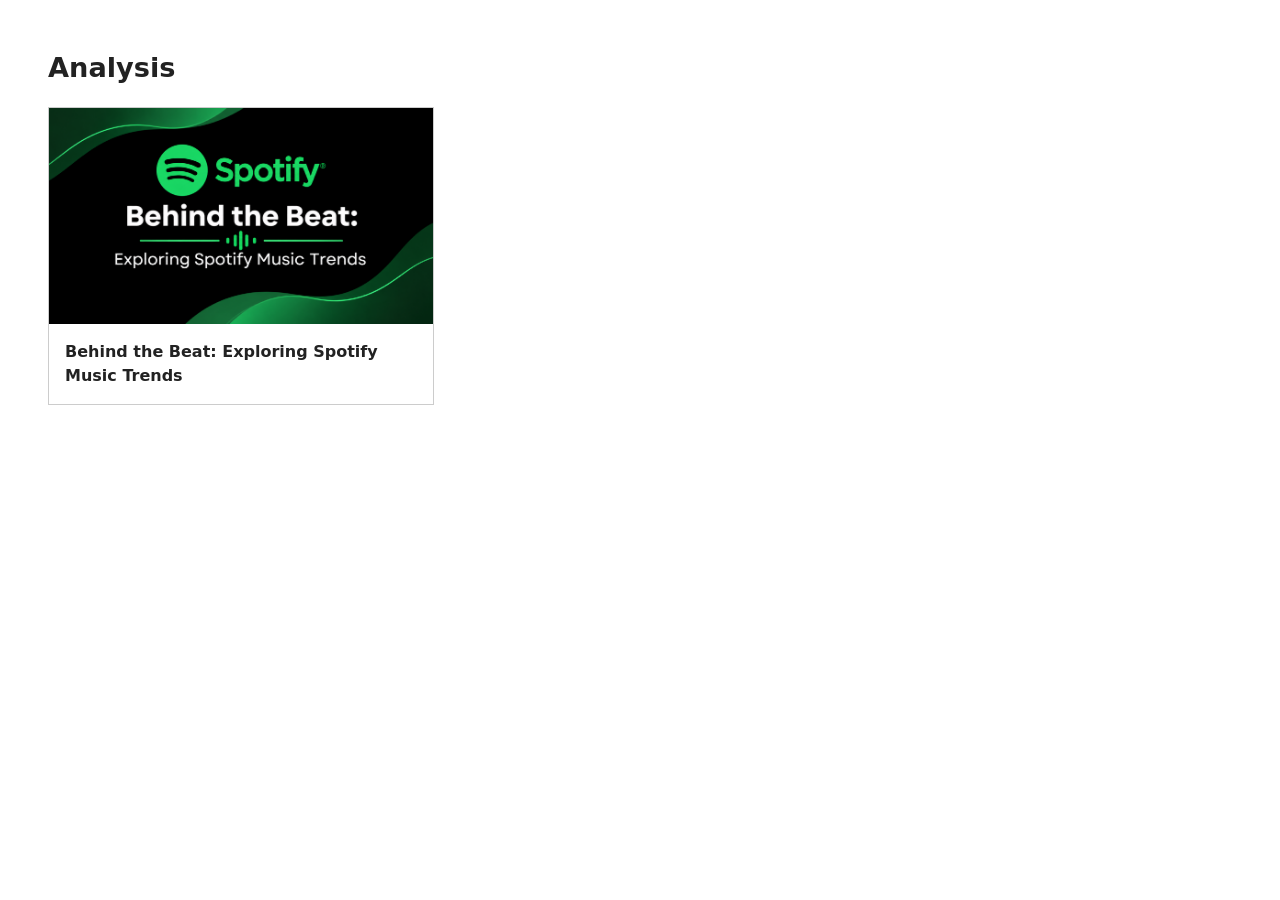
<file: posts/data-visualization/resources/analysis.html>
<!doctype html><html lang="en"><head><meta charset="utf-8"><meta name="viewport" content="width=device-width,initial-scale=1"><title>Analysis</title><style>body{font:1rem/1.5 system-ui,sans-serif;margin:clamp(1rem,4vw,3rem);color:#222;background:white}h1{font-size:1.7rem}a{color:inherit;text-underline-offset:.2em}.project{display:block;max-width:24rem;border:1px solid #ccc;text-decoration:none}.project:hover strong,.project:focus strong{text-decoration:underline}.project img{width:100%;display:block}.project strong{display:block;padding:1rem}</style></head><body><main><h1>Analysis</h1><a class="project" href="../index.html"><img src="../cover.png" alt=""><strong>Behind the Beat: Exploring Spotify Music Trends</strong></a></main></body></html>
</file>
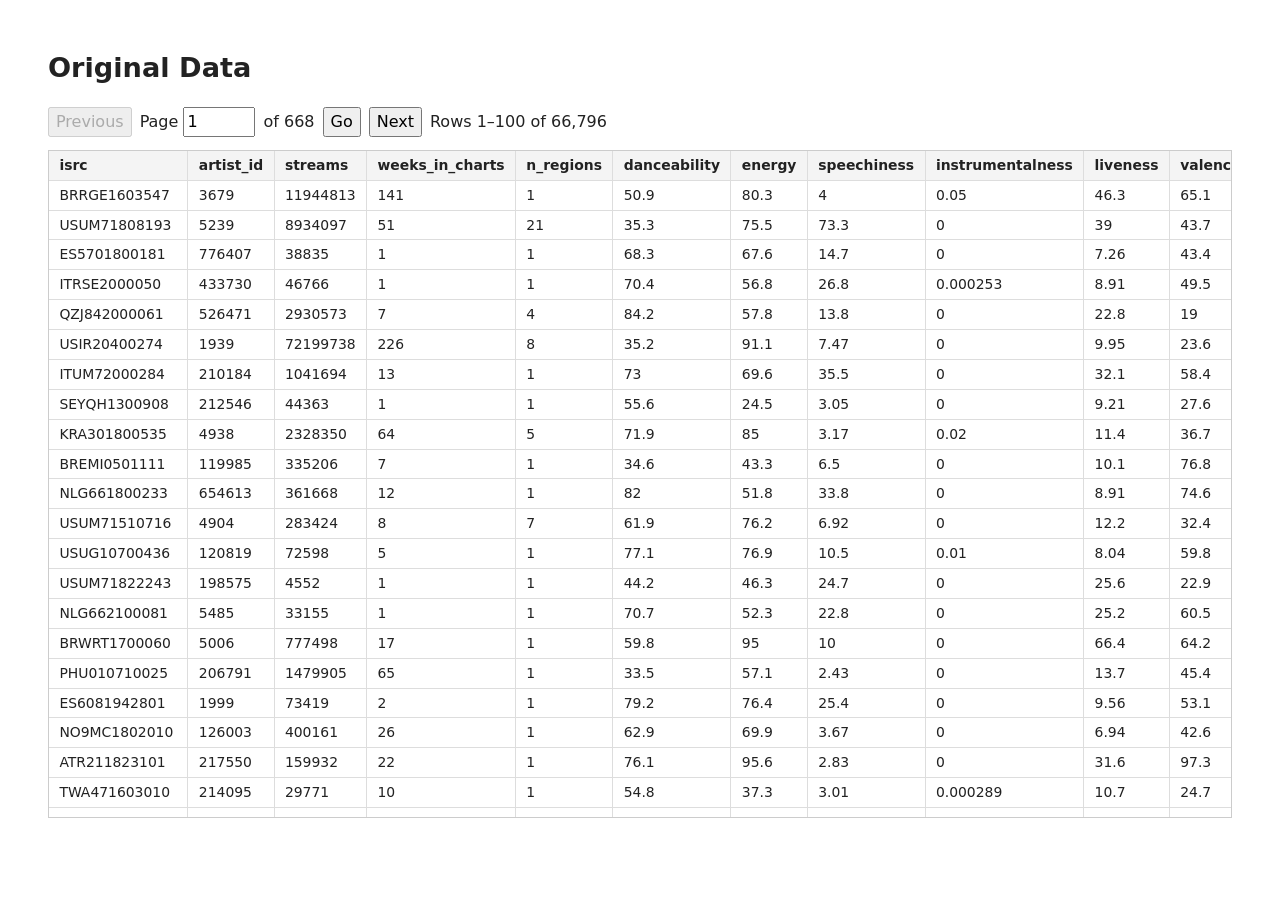
<file: posts/data-visualization/resources/data.html>
<!doctype html><html lang="en"><head><meta charset="utf-8"><meta name="viewport" content="width=device-width,initial-scale=1"><title>Original Data</title><style>body{font:1rem/1.5 system-ui,sans-serif;margin:clamp(1rem,4vw,3rem);color:#222;background:white}h1{font-size:1.7rem}a{color:inherit;text-underline-offset:.2em}.scroll{overflow:auto;max-height:74vh;border:1px solid #ccc}table{border-spacing:0;font-size:.87rem;white-space:nowrap}td,th{padding:.25rem .65rem;border-right:1px solid #ddd;border-bottom:1px solid #ddd;text-align:left}th{position:sticky;top:0;background:#f4f4f4}.controls{display:flex;align-items:center;flex-wrap:wrap;gap:.5rem;margin-bottom:.8rem}button,input{font:inherit}input{width:4em}</style></head><body><main><h1>Original Data</h1><div class="controls"><button id="prev">Previous</button> <label>Page <input id="pg" type="number" min="1" value="1"></label> <span id="pages"></span> <button id="go">Go</button> <button id="next">Next</button> <span id="status" role="status"></span></div>
<div class="scroll" tabindex="0" aria-label="Original Data, scroll to see all columns"><table><thead><tr><th scope="col">isrc</th><th scope="col">artist_id</th><th scope="col">streams</th><th scope="col">weeks_in_charts</th><th scope="col">n_regions</th><th scope="col">danceability</th><th scope="col">energy</th><th scope="col">speechiness</th><th scope="col">instrumentalness</th><th scope="col">liveness</th><th scope="col">valence</th><th scope="col">tempo</th><th scope="col">song_length</th><th scope="col">song_age</th><th scope="col">explicit</th><th scope="col">n_playlists</th><th scope="col">sp_popularity</th><th scope="col">youtube_views</th><th scope="col">tiktok_counts</th><th scope="col">ins_followers_artist</th><th scope="col">monthly_listeners_artist</th><th scope="col">playlist_total_reach_artist</th><th scope="col">sp_fans_artist</th><th scope="col">shazam_counts</th><th scope="col">artistName</th><th scope="col">trackName</th><th scope="col">release_date</th><th scope="col">genre</th><th scope="col">label</th><th scope="col">top10</th><th scope="col">expert_rating</th></tr></thead><tbody></tbody></table></div>
<script>
window.dataChunks={};const total=66796,size=100,last=Math.ceil(total/size),get=id=>document.getElementById(id);
let current=1,seq=0,loads={};get('pg').max=last;get('pages').textContent='of '+last;
function load(k){if(!loads[k])loads[k]=new Promise((resolve,reject)=>{let s=document.createElement('script');s.src='rows/'+k+'.js';s.onload=resolve;s.onerror=()=>{delete loads[k];reject(Error())};document.head.append(s)});return loads[k]}
async function show(n){const tick=++seq;current=Math.min(last,Math.max(1,Math.trunc(Number(n)||1)));const start=(current-1)*size,k=Math.floor(start/1000);get('pg').value=current;get('prev').disabled=current===1;get('next').disabled=current===last;const tb=document.querySelector('tbody');tb.replaceChildren();get('status').textContent='Loading…';
try{await load(k);if(tick!==seq)return;const frag=document.createDocumentFragment();for(const row of dataChunks[k].slice(start%1000,start%1000+size)){const tr=document.createElement('tr');for(const v of row){const td=tr.insertCell();td.textContent=v??''}frag.append(tr)}tb.append(frag);get('status').textContent='Rows '+(start+1).toLocaleString()+'–'+Math.min(total,start+size).toLocaleString()+' of '+total.toLocaleString();document.querySelector('.scroll').scrollTop=0}catch(e){if(tick===seq)get('status').textContent='Could not load rows. Select Go to try again.'}}
get('prev').onclick=()=>show(current-1);get('next').onclick=()=>show(current+1);get('go').onclick=()=>show(get('pg').value);get('pg').onkeydown=e=>{if(e.key==='Enter')show(e.target.value)};show(1)
</script></main></body></html>
</file>
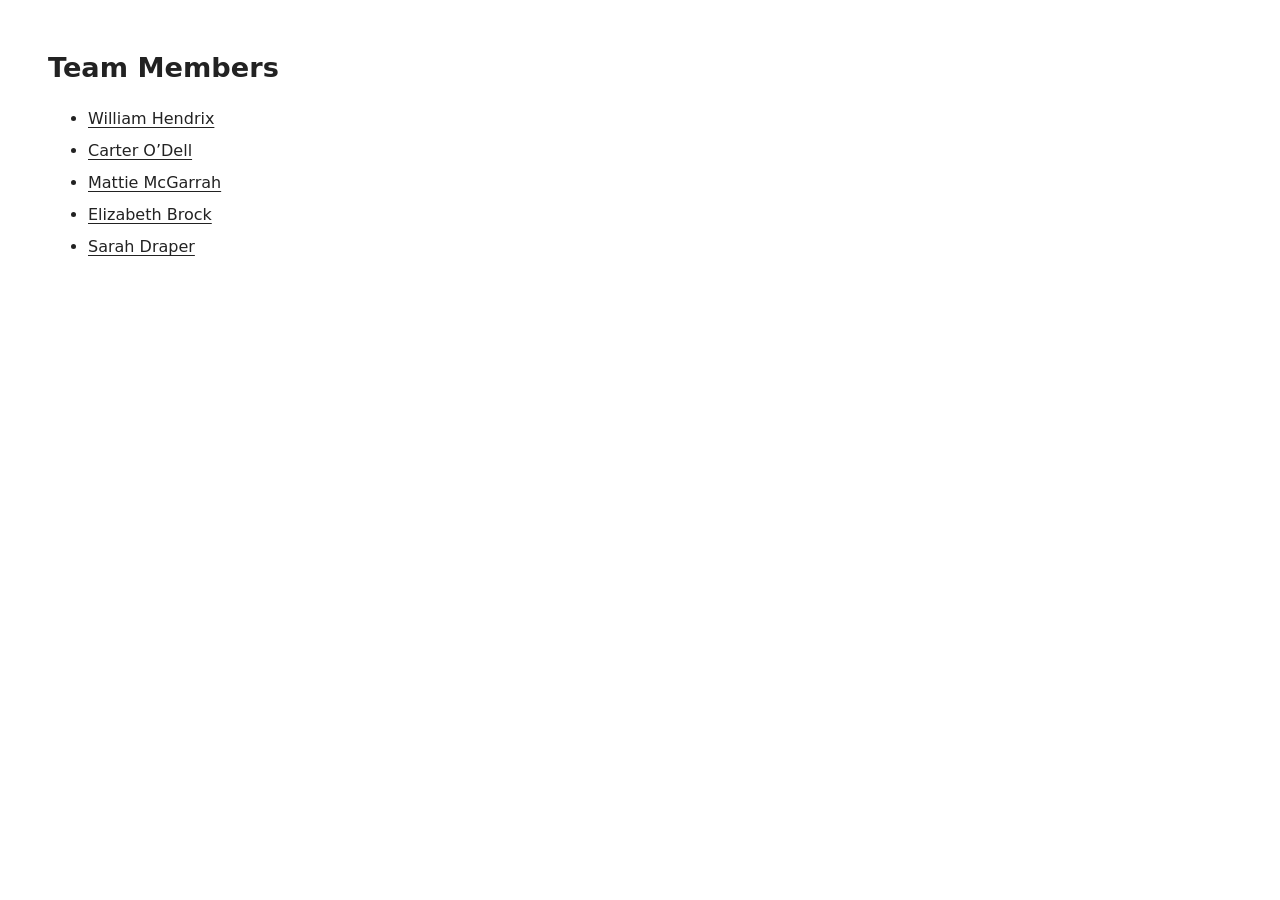
<file: posts/data-visualization/resources/teamwork.html>
<!doctype html><html lang="en"><head><meta charset="utf-8"><meta name="viewport" content="width=device-width,initial-scale=1"><title>Team Members</title><style>body{font:1rem/1.5 system-ui,sans-serif;margin:clamp(1rem,4vw,3rem);color:#222;background:white}h1{font-size:1.7rem}a{color:inherit;text-underline-offset:.2em}li{margin:.5rem 0}</style></head><body><main><h1>Team Members</h1><ul><li><a href="https://swisscheeseisholy.github.io/">William Hendrix</a></li><li><a href="https://carter-s-o.github.io/">Carter O’Dell</a></li><li><a href="https://mattiemcgarrah.github.io/Mattie-McGarrah.github.io/">Mattie McGarrah</a></li><li><a href="https://elizabeth-diane.github.io/">Elizabeth Brock</a></li><li><a href="https://SarahDraper.github.io/">Sarah Draper</a></li></ul></main></body></html>
</file>
<file: docs/site_libs/quarto-html/tippy.css>
.tippy-box[data-animation=fade][data-state=hidden]{opacity:0}[data-tippy-root]{max-width:calc(100vw - 10px)}.tippy-box{position:relative;background-color:#333;color:#fff;border-radius:4px;font-size:14px;line-height:1.4;white-space:normal;outline:0;transition-property:transform,visibility,opacity}.tippy-box[data-placement^=top]>.tippy-arrow{bottom:0}.tippy-box[data-placement^=top]>.tippy-arrow:before{bottom:-7px;left:0;border-width:8px 8px 0;border-top-color:initial;transform-origin:center top}.tippy-box[data-placement^=bottom]>.tippy-arrow{top:0}.tippy-box[data-placement^=bottom]>.tippy-arrow:before{top:-7px;left:0;border-width:0 8px 8px;border-bottom-color:initial;transform-origin:center bottom}.tippy-box[data-placement^=left]>.tippy-arrow{right:0}.tippy-box[data-placement^=left]>.tippy-arrow:before{border-width:8px 0 8px 8px;border-left-color:initial;right:-7px;transform-origin:center left}.tippy-box[data-placement^=right]>.tippy-arrow{left:0}.tippy-box[data-placement^=right]>.tippy-arrow:before{left:-7px;border-width:8px 8px 8px 0;border-right-color:initial;transform-origin:center right}.tippy-box[data-inertia][data-state=visible]{transition-timing-function:cubic-bezier(.54,1.5,.38,1.11)}.tippy-arrow{width:16px;height:16px;color:#333}.tippy-arrow:before{content:"";position:absolute;border-color:transparent;border-style:solid}.tippy-content{position:relative;padding:5px 9px;z-index:1}
</file>
<file: docs/site_libs/quarto-html/quarto-syntax-highlighting-64a204ab8560d761af7679ceaba22944.css>
/* quarto syntax highlight colors */
:root {
  --quarto-hl-ot-color: #003B4F;
  --quarto-hl-at-color: #657422;
  --quarto-hl-ss-color: #20794D;
  --quarto-hl-an-color: #5E5E5E;
  --quarto-hl-fu-color: #4758AB;
  --quarto-hl-st-color: #20794D;
  --quarto-hl-cf-color: #003B4F;
  --quarto-hl-op-color: #5E5E5E;
  --quarto-hl-er-color: #AD0000;
  --quarto-hl-bn-color: #AD0000;
  --quarto-hl-al-color: #AD0000;
  --quarto-hl-va-color: #111111;
  --quarto-hl-bu-color: inherit;
  --quarto-hl-ex-color: inherit;
  --quarto-hl-pp-color: #AD0000;
  --quarto-hl-in-color: #5E5E5E;
  --quarto-hl-vs-color: #20794D;
  --quarto-hl-wa-color: #5E5E5E;
  --quarto-hl-do-color: #5E5E5E;
  --quarto-hl-im-color: #00769E;
  --quarto-hl-ch-color: #20794D;
  --quarto-hl-dt-color: #AD0000;
  --quarto-hl-fl-color: #AD0000;
  --quarto-hl-co-color: #5E5E5E;
  --quarto-hl-cv-color: #5E5E5E;
  --quarto-hl-cn-color: #8f5902;
  --quarto-hl-sc-color: #5E5E5E;
  --quarto-hl-dv-color: #AD0000;
  --quarto-hl-kw-color: #003B4F;
}

/* other quarto variables */
:root {
  --quarto-font-monospace: SFMono-Regular, Menlo, Monaco, Consolas, "Liberation Mono", "Courier New", monospace;
}

/* syntax highlight based on Pandoc's rules */
pre > code.sourceCode > span {
  color: #003B4F;
}

code.sourceCode > span {
  color: #003B4F;
}

div.sourceCode,
div.sourceCode pre.sourceCode {
  color: #003B4F;
}

/* Normal */
code span {
  color: #003B4F;
}

/* Alert */
code span.al {
  color: #AD0000;
  font-style: inherit;
}

/* Annotation */
code span.an {
  color: #5E5E5E;
  font-style: inherit;
}

/* Attribute */
code span.at {
  color: #657422;
  font-style: inherit;
}

/* BaseN */
code span.bn {
  color: #AD0000;
  font-style: inherit;
}

/* BuiltIn */
code span.bu {
  font-style: inherit;
}

/* ControlFlow */
code span.cf {
  color: #003B4F;
  font-weight: bold;
  font-style: inherit;
}

/* Char */
code span.ch {
  color: #20794D;
  font-style: inherit;
}

/* Constant */
code span.cn {
  color: #8f5902;
  font-style: inherit;
}

/* Comment */
code span.co {
  color: #5E5E5E;
  font-style: inherit;
}

/* CommentVar */
code span.cv {
  color: #5E5E5E;
  font-style: italic;
}

/* Documentation */
code span.do {
  color: #5E5E5E;
  font-style: italic;
}

/* DataType */
code span.dt {
  color: #AD0000;
  font-style: inherit;
}

/* DecVal */
code span.dv {
  color: #AD0000;
  font-style: inherit;
}

/* Error */
code span.er {
  color: #AD0000;
  font-style: inherit;
}

/* Extension */
code span.ex {
  font-style: inherit;
}

/* Float */
code span.fl {
  color: #AD0000;
  font-style: inherit;
}

/* Function */
code span.fu {
  color: #4758AB;
  font-style: inherit;
}

/* Import */
code span.im {
  color: #00769E;
  font-style: inherit;
}

/* Information */
code span.in {
  color: #5E5E5E;
  font-style: inherit;
}

/* Keyword */
code span.kw {
  color: #003B4F;
  font-weight: bold;
  font-style: inherit;
}

/* Operator */
code span.op {
  color: #5E5E5E;
  font-style: inherit;
}

/* Other */
code span.ot {
  color: #003B4F;
  font-style: inherit;
}

/* Preprocessor */
code span.pp {
  color: #AD0000;
  font-style: inherit;
}

/* SpecialChar */
code span.sc {
  color: #5E5E5E;
  font-style: inherit;
}

/* SpecialString */
code span.ss {
  color: #20794D;
  font-style: inherit;
}

/* String */
code span.st {
  color: #20794D;
  font-style: inherit;
}

/* Variable */
code span.va {
  color: #111111;
  font-style: inherit;
}

/* VerbatimString */
code span.vs {
  color: #20794D;
  font-style: inherit;
}

/* Warning */
code span.wa {
  color: #5E5E5E;
  font-style: italic;
}

.prevent-inlining {
  content: "</";
}

/*# sourceMappingURL=9d8d5bb603a83b8298b89080a598c93b.css.map */
</file>
<file: docs/styles.css>
/* A restrained, navy-and-white engineering portfolio. */
:root { --ink:#112940; --body:#34485b; --accent:#215879; --line:#dbe3e9; }
body { color:var(--body); font-size:1.0625rem; line-height:1.7; background:#fff; }
a { color:var(--accent); text-underline-offset:4px; }
h1,h2,h3 { color:var(--ink); font-weight:700; letter-spacing:-.035em; }
.navbar { padding:1.05rem 0; }
.navbar-brand { font-size:1.05rem; font-weight:700; letter-spacing:.015em; }
.navbar .navbar-nav .nav-link { font-size:.95rem; padding:.5rem 1rem; }
.navbar .nav-link.active { text-decoration:underline; text-underline-offset:8px; }
#quarto-content { max-width:1400px; margin:0 auto; }
.profile-hero { display:grid; grid-template-columns:minmax(240px,.85fr) minmax(0,1.55fr); gap:clamp(2rem,5vw,5rem); align-items:center; padding:3.4rem 0 4rem; max-width:1140px; margin:0 auto; }
.profile-photo p { margin:0; }
.headshot { display:block; width:100%; height:auto; border-radius:3px; box-shadow:14px 14px 0 #edf2f6; }
.eyebrow { display:block; font-size:.8rem; font-weight:700; letter-spacing:.11em; color:var(--accent); }
.profile-copy h1 { font-size:clamp(2.4rem,4.2vw,4rem); line-height:1.06; margin:1rem 0 1.35rem; }
.profile-copy .intro-line { font-size:1.3rem; color:var(--ink); }
.profile-copy p { margin-bottom:1.2rem; }
.contact-links,.resume-toolbar { display:flex; flex-wrap:wrap; gap:.65rem; margin-top:1.7rem; }
.contact-links p,.resume-toolbar p { display:contents; }
.contact-link { display:inline-flex; align-items:center; justify-content:center; min-height:44px; padding:.55rem 1.15rem; border:1px solid var(--ink); border-radius:3px; text-decoration:none; color:var(--ink); font-size:.95rem; font-weight:600; transition:background .15s,color .15s; }
.contact-link:hover { background:#edf2f6; color:var(--ink); }
.primary-link { background:var(--ink); color:#fff; }
.primary-link:hover { background:#23455e; color:#fff; }
.contact-details { margin-top:1rem; font-size:.9rem; overflow-wrap:anywhere; }
.contact-details a { color:var(--body); }
a:focus-visible,button:focus-visible { outline:3px solid #c77d28; outline-offset:4px; }
.quarto-title-banner { padding:3rem 0; }
.quarto-title-banner h1 { font-size:3rem; color:#fff; }
.quarto-title-banner .subtitle { font-size:1.15rem; color:#e1ebf3; }
#listing-listing { margin-top:2rem; }
.quarto-grid-item { border:1px solid var(--line); border-radius:3px; overflow:hidden; box-shadow:none; }
.quarto-grid-item .listing-title { font-size:1.5rem; }
.quarto-grid-item .listing-description { font-size:1rem; }
.resume-toolbar { margin:0 0 1.5rem; }
.resume-frame { display:block; border:1px solid var(--line); background:#eef2f5; min-height:700px; }
.nav-footer { border-top:1px solid var(--line); padding:1.2rem 1rem; font-size:.85rem; }
@media(max-width:767px) {
 .profile-hero { grid-template-columns:1fr; padding:1.5rem .2rem 2.5rem; gap:2.1rem; }
 .profile-photo { width:min(68vw,290px); margin:auto; }
 .profile-copy h1 { font-size:2.6rem; }
 .eyebrow { font-size:.78rem; }
 .navbar-brand { max-width:76vw; white-space:normal; }
 .quarto-title-banner { padding:2rem 1rem; }
 .quarto-title-banner h1 { font-size:2.4rem; }
 .resume-frame { height:80vh; min-height:540px; }
 .nav-footer { flex-direction:column; gap:.35rem; }
}
@media(prefers-reduced-motion:reduce) { * { transition:none!important; scroll-behavior:auto!important; } }
</file>
<file: docs/site_libs/quarto-html/quarto-syntax-highlighting-bf27225e3a48a9273f3daa8f8e829971.css>
/* quarto syntax highlight colors */
:root {
  --quarto-hl-ot-color: #003B4F;
  --quarto-hl-at-color: #657422;
  --quarto-hl-ss-color: #20794D;
  --quarto-hl-an-color: #5E5E5E;
  --quarto-hl-fu-color: #4758AB;
  --quarto-hl-st-color: #20794D;
  --quarto-hl-cf-color: #003B4F;
  --quarto-hl-op-color: #5E5E5E;
  --quarto-hl-er-color: #AD0000;
  --quarto-hl-bn-color: #AD0000;
  --quarto-hl-al-color: #AD0000;
  --quarto-hl-va-color: #111111;
  --quarto-hl-bu-color: inherit;
  --quarto-hl-ex-color: inherit;
  --quarto-hl-pp-color: #AD0000;
  --quarto-hl-in-color: #5E5E5E;
  --quarto-hl-vs-color: #20794D;
  --quarto-hl-wa-color: #5E5E5E;
  --quarto-hl-do-color: #5E5E5E;
  --quarto-hl-im-color: #00769E;
  --quarto-hl-ch-color: #20794D;
  --quarto-hl-dt-color: #AD0000;
  --quarto-hl-fl-color: #AD0000;
  --quarto-hl-co-color: #5E5E5E;
  --quarto-hl-cv-color: #5E5E5E;
  --quarto-hl-cn-color: #8f5902;
  --quarto-hl-sc-color: #5E5E5E;
  --quarto-hl-dv-color: #AD0000;
  --quarto-hl-kw-color: #003B4F;
}

/* other quarto variables */
:root {
  --quarto-font-monospace: SFMono-Regular, Menlo, Monaco, Consolas, "Liberation Mono", "Courier New", monospace;
}

/* syntax highlight based on Pandoc's rules */
pre > code.sourceCode > span {
  color: #003B4F;
}

code.sourceCode > span {
  color: #003B4F;
}

div.sourceCode,
div.sourceCode pre.sourceCode {
  color: #003B4F;
}

/* Normal */
code span {
  color: #003B4F;
}

/* Alert */
code span.al {
  color: #AD0000;
  font-style: inherit;
}

/* Annotation */
code span.an {
  color: #5E5E5E;
  font-style: inherit;
}

/* Attribute */
code span.at {
  color: #657422;
  font-style: inherit;
}

/* BaseN */
code span.bn {
  color: #AD0000;
  font-style: inherit;
}

/* BuiltIn */
code span.bu {
  font-style: inherit;
}

/* ControlFlow */
code span.cf {
  color: #003B4F;
  font-weight: bold;
  font-style: inherit;
}

/* Char */
code span.ch {
  color: #20794D;
  font-style: inherit;
}

/* Constant */
code span.cn {
  color: #8f5902;
  font-style: inherit;
}

/* Comment */
code span.co {
  color: #5E5E5E;
  font-style: inherit;
}

/* CommentVar */
code span.cv {
  color: #5E5E5E;
  font-style: italic;
}

/* Documentation */
code span.do {
  color: #5E5E5E;
  font-style: italic;
}

/* DataType */
code span.dt {
  color: #AD0000;
  font-style: inherit;
}

/* DecVal */
code span.dv {
  color: #AD0000;
  font-style: inherit;
}

/* Error */
code span.er {
  color: #AD0000;
  font-style: inherit;
}

/* Extension */
code span.ex {
  font-style: inherit;
}

/* Float */
code span.fl {
  color: #AD0000;
  font-style: inherit;
}

/* Function */
code span.fu {
  color: #4758AB;
  font-style: inherit;
}

/* Import */
code span.im {
  color: #00769E;
  font-style: inherit;
}

/* Information */
code span.in {
  color: #5E5E5E;
  font-style: inherit;
}

/* Keyword */
code span.kw {
  color: #003B4F;
  font-weight: bold;
  font-style: inherit;
}

/* Operator */
code span.op {
  color: #5E5E5E;
  font-style: inherit;
}

/* Other */
code span.ot {
  color: #003B4F;
  font-style: inherit;
}

/* Preprocessor */
code span.pp {
  color: #AD0000;
  font-style: inherit;
}

/* SpecialChar */
code span.sc {
  color: #5E5E5E;
  font-style: inherit;
}

/* SpecialString */
code span.ss {
  color: #20794D;
  font-style: inherit;
}

/* String */
code span.st {
  color: #20794D;
  font-style: inherit;
}

/* Variable */
code span.va {
  color: #111111;
  font-style: inherit;
}

/* VerbatimString */
code span.vs {
  color: #20794D;
  font-style: inherit;
}

/* Warning */
code span.wa {
  color: #5E5E5E;
  font-style: italic;
}

.prevent-inlining {
  content: "</";
}

/*# sourceMappingURL=8be38f48d34c45af72792cbd699585e7.css.map */
</file>
<file: docs/posts/data-visualization/project.css>
/* Keep the listing summary on the project card; the full summary follows team credits. */
.quarto-title-block .description { display: none; }

.quarto-title-block .subtitle {display:flex;flex-wrap:wrap;gap:.4rem;margin:.7rem 0 1rem;}
.quarto-title-block .project-tab {display:inline-block;font-size:.78rem;text-transform:uppercase;line-height:1.4;padding:.22rem .5rem;border:1px solid currentColor;border-radius:.22rem;color:#4d5961;text-decoration:none;}
.quarto-title-block .project-tab:hover,.quarto-title-block .project-tab:focus-visible {color:#111;background:#f3f3f3;text-decoration:underline;}
</file>
